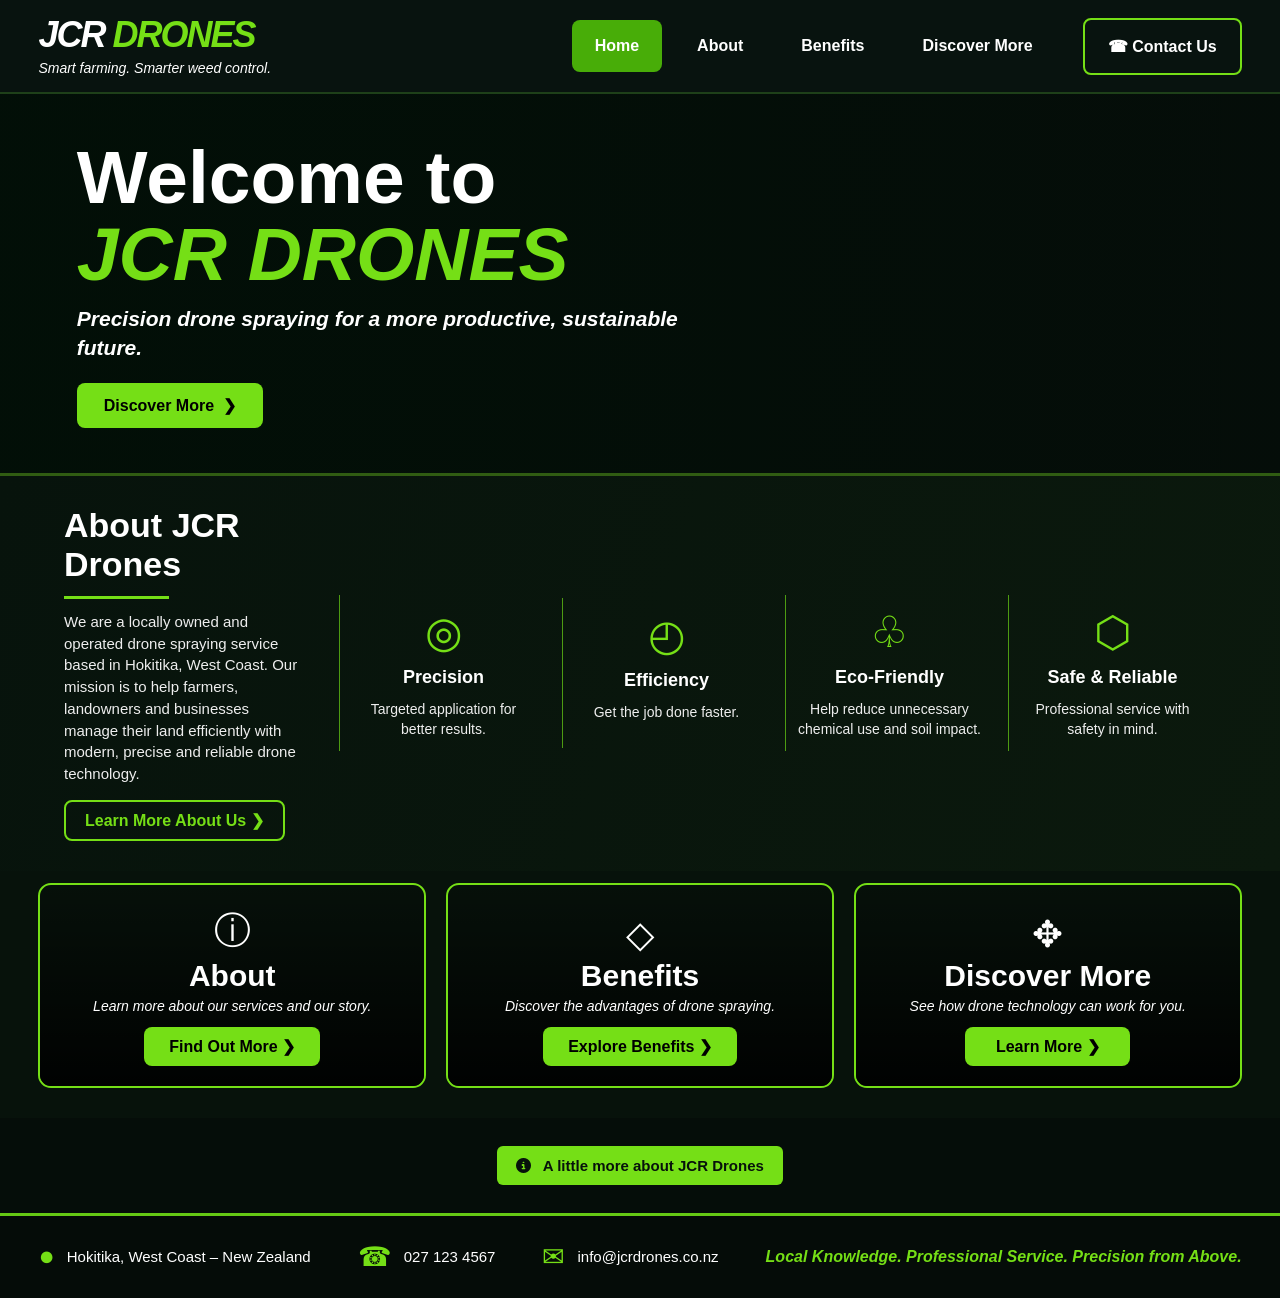
<file: Index.html>
<!DOCTYPE html>
<html lang="en">
<head>
<meta charset="UTF-8">
<meta name="viewport" content="width=device-width, initial-scale=1.0">
<title>JCR Drones | Precision Farming Above</title>

<style>
* {
  margin: 0;
  padding: 0;
  box-sizing: border-box;
}

body {
  background: #050d09;
  color: white;
  font-family: Arial, sans-serif;
}

:root {
  --green: #75df16;
  --dark: #06100b;
}

/* HEADER */

header {
  min-height: 94px;
  padding: 12px 3%;
  display: flex;
  align-items: center;
  justify-content: space-between;
  gap: 20px;
  background: #08130f;
  border-bottom: 2px solid #1e4019;
}

.logo {
  font-size: 36px;
  font-weight: 900;
  font-style: italic;
  letter-spacing: -2px;
  line-height: 1;
}

.logo span {
  color: var(--green);
}

.logo small {
  display: block;
  font-size: 14px;
  font-weight: normal;
  letter-spacing: 0;
  margin-top: 8px;
}

nav {
  display: flex;
  align-items: center;
  gap: 12px;
  flex-wrap: wrap;
}

nav a {
  padding: 17px 23px;
  color: white;
  text-decoration: none;
  font-weight: bold;
  border-radius: 8px;
}

nav a:hover,
nav a.active {
  background: #48ad08;
}

nav .contact-link {
  border: 2px solid var(--green);
  margin-left: 15px;
}

/* BUTTONS */

.button {
  display: inline-block;
  padding: 13px 27px;
  background: var(--green);
  color: black;
  text-decoration: none;
  font-weight: bold;
  border-radius: 8px;
  transition: .2s;
}

.button:hover {
  background: white;
  transform: translateY(-2px);
}

/* HERO */

.hero {
  min-height: 360px;
  display: flex;
  align-items: center;
  padding: 45px 6%;
  background:
    linear-gradient(90deg,
      rgba(2,15,7,.94) 0%,
      rgba(2,15,7,.72) 38%,
      rgba(2,15,7,.05) 100%),
    url("https://images.unsplash.com/photo-1473968512647-3e447244af8f?auto=format&fit=crop&w=1800&q=85")
    center 48% / cover no-repeat;
  border-bottom: 3px solid #305c12;
}

.hero-content {
  max-width: 650px;
}

.hero h1 {
  font-size: clamp(42px, 6vw, 75px);
  line-height: 1.02;
  margin-bottom: 12px;
}

.hero h1 span {
  color: var(--green);
  font-style: italic;
}

.hero p {
  font-size: 21px;
  font-weight: bold;
  font-style: italic;
  line-height: 1.4;
  margin-bottom: 20px;
}

/* ABOUT AND FEATURES */

.about {
  padding: 30px 5%;
  display: grid;
  grid-template-columns: 1.25fr repeat(4, 1fr);
  align-items: center;
  gap: 15px;
  background: linear-gradient(110deg, #07130c, #0b190d);
}

.about-text {
  padding-right: 22px;
}

.about-text h2 {
  font-size: 34px;
  margin-bottom: 12px;
}

.underline {
  width: 105px;
  height: 3px;
  background: var(--green);
  margin-bottom: 12px;
}

.about-text p {
  font-size: 15px;
  line-height: 1.45;
  color: #eee;
}

.about-text .button {
  margin-top: 15px;
  padding: 9px 19px;
  background: transparent;
  color: var(--green);
  border: 2px solid var(--green);
}

.feature {
  min-height: 150px;
  text-align: center;
  padding: 12px;
  border-left: 1px solid #4d9b12;
}

.feature-icon {
  font-size: 43px;
  color: var(--green);
  margin-bottom: 10px;
}

.feature h3 {
  font-size: 18px;
  margin-bottom: 12px;
}

.feature p {
  color: #eee;
  font-size: 14px;
  line-height: 1.4;
}

/* IMAGE CARDS */

.cards {
  padding: 12px 3% 30px;
  display: grid;
  grid-template-columns: repeat(3, 1fr);
  gap: 20px;
  background: #07120b;
}

.card {
  min-height: 205px;
  position: relative;
  display: flex;
  flex-direction: column;
  justify-content: flex-end;
  align-items: center;
  text-align: center;
  padding: 20px;
  overflow: hidden;
  border: 2px solid var(--green);
  border-radius: 13px;
  background-size: cover;
  background-position: center;
  isolation: isolate;
}

.card::before {
  content: "";
  position: absolute;
  inset: 0;
  background: linear-gradient(
    to top,
    rgba(0,0,0,.9),
    rgba(0,0,0,.12)
  );
  z-index: -1;
}

.card-icon {
  font-size: 37px;
  margin-bottom: 3px;
}

.card h2 {
  font-size: 30px;
  margin-bottom: 5px;
}

.card p {
  font-style: italic;
  font-size: 14px;
  margin-bottom: 13px;
}

.card .button {
  padding: 10px 25px;
  min-width: 165px;
}

.about-card {
  background-image: url("https://images.unsplash.com/photo-1500382017468-9049fed747ef?auto=format&fit=crop&w=900&q=85");
}

.benefits-card {
  background-image: url("https://images.unsplash.com/photo-1464226184884-fa280b87c399?auto=format&fit=crop&w=900&q=85");
}

.discover-card {
  background-image: url("https://images.unsplash.com/photo-1500937386664-56d1dfef3854?auto=format&fit=crop&w=900&q=85");
}

/* FOOTER */

footer {
  min-height: 85px;
  padding: 20px 3%;
  display: flex;
  justify-content: space-between;
  align-items: center;
  flex-wrap: wrap;
  gap: 18px;
  border-top: 3px solid #65c914;
  background: #050c08;
}

.footer-item {
  display: flex;
  align-items: center;
  gap: 12px;
  font-size: 15px;
}

.footer-icon {
  color: var(--green);
  font-size: 27px;
}

.tagline {
  color: var(--green);
  font-weight: bold;
  font-style: italic;
}

/* MOBILE */

@media(max-width: 950px) {
  header {
    flex-direction: column;
    padding: 20px;
  }

  nav {
    justify-content: center;
  }

  .about {
    grid-template-columns: repeat(2, 1fr);
  }

  .about-text {
    grid-column: 1 / -1;
  }

  .feature {
    border-left: none;
    border-top: 1px solid #4d9b12;
  }

  .cards {
    grid-template-columns: 1fr;
  }
}

@media(max-width: 600px) {
  nav {
    gap: 3px;
  }

  nav a {
    padding: 10px;
    font-size: 13px;
  }

  nav .contact-link {
    margin-left: 0;
  }

  .hero {
    min-height: 400px;
    padding: 35px 6%;
    background-position: center;
  }

  .hero p {
    font-size: 17px;
  }

  .about {
    padding: 30px 5%;
  }

  .about-text h2 {
    font-size: 28px;
  }

  .feature h3 {
    font-size: 15px;
  }

  footer {
    justify-content: center;
    text-align: center;
  }

  .tagline {
    width: 100%;
  }
}

/* EXTRA INTERACTIVE INFORMATION */
.extra-info{max-width:900px;margin:28px auto;padding:0 20px;text-align:center}
.extra-info button{padding:11px 19px;background:var(--green);color:#07120b;border:0;border-radius:6px;font-weight:bold;font-size:15px;cursor:pointer;transition:.2s}
.extra-info button:hover{background:white;transform:translateY(-2px)}
.extra-info button i{margin-right:8px}
.extra-info p{display:none;margin:15px auto 0;padding:17px 20px;max-width:760px;background:#102017;border-left:3px solid var(--green);border-radius:6px;color:#d7e0d8;line-height:1.7}
.extra-info p.show{display:block}

</style>
 <link rel="stylesheet" href="https://cdnjs.cloudflare.com/ajax/libs/font-awesome/6.7.2/css/all.min.css">
</head>

<body>

<!-- HEADER -->

<header>
  <div class="logo">
    JCR <span>DRONES</span>
    <small>Smart farming. Smarter weed control.</small>
  </div>

  <nav>
    <a href="Index.html" class="active">Home</a>
    <a href="About.html">About</a>
    <a href="Benefits.html">Benefits</a>
    <a href="discover.html">Discover More</a>
    <a href="About.html#contact" class="contact-link">☎ Contact Us</a>
  </nav>
</header>

<!-- HERO -->

<section class="hero">
  <div class="hero-content">
    <h1>
      Welcome to<br>
      <span>JCR DRONES</span>
    </h1>

    <p>
      Precision drone spraying for a more
      productive, sustainable future.
    </p>

    <a href="discover.html" class="button">
      Discover More&nbsp; ❯
    </a>
  </div>
</section>

<!-- ABOUT -->

<section class="about">

  <div class="about-text">
    <h2>About JCR Drones</h2>
    <div class="underline"></div>

    <p>
      We are a locally owned and operated
      drone spraying service based in Hokitika,
      West Coast. Our mission is to help farmers,
      landowners and businesses manage their
      land efficiently with modern, precise
      and reliable drone technology.
    </p>

    <a href="About.html" class="button">
      Learn More About Us ❯
    </a>
  </div>

  <div class="feature">
    <div class="feature-icon">◎</div>
    <h3>Precision</h3>
    <p>Targeted application for better results.</p>
  </div>

  <div class="feature">
    <div class="feature-icon">◴</div>
    <h3>Efficiency</h3>
    <p>Get the job done faster.</p>
  </div>

  <div class="feature">
    <div class="feature-icon">♧</div>
    <h3>Eco-Friendly</h3>
    <p>Help reduce unnecessary chemical use and soil impact.</p>
  </div>

  <div class="feature">
    <div class="feature-icon">⬡</div>
    <h3>Safe & Reliable</h3>
    <p>Professional service with safety in mind.</p>
  </div>

</section>

<!-- THREE MAIN CARDS -->

<section class="cards">

  <div class="card about-card">
    <div class="card-icon">ⓘ</div>
    <h2>About</h2>
    <p>Learn more about our services and our story.</p>
    <a href="About.html" class="button">
      Find Out More ❯
    </a>
  </div>

  <div class="card benefits-card">
    <div class="card-icon">◇</div>
    <h2>Benefits</h2>
    <p>Discover the advantages of drone spraying.</p>
    <a href="Benefits.html" class="button">
      Explore Benefits ❯
    </a>
  </div>

  <div class="card discover-card">
    <div class="card-icon">✥</div>
    <h2>Discover More</h2>
    <p>See how drone technology can work for you.</p>
    <a href="discover.html" class="button">
      Learn More ❯
    </a>
  </div>

</section>

<!-- FOOTER -->


<section class="extra-info" aria-label="More information">
  <button type="button" id="moreInfoButton" aria-expanded="false" aria-controls="moreInfoText"><i class="fa-solid fa-circle-info" aria-hidden="true"></i> A little more about JCR Drones</button>
  <p id="moreInfoText">JCR Drones is based in Hokitika and provides a local option for suitable agricultural and land-management spraying jobs. Contact us to discuss your property and requirements.</p>
</section>

<footer>

  <div class="footer-item">
    <span class="footer-icon">●</span>
    Hokitika, West Coast – New Zealand
  </div>

  <div class="footer-item">
    <span class="footer-icon">☎</span>
    027 123 4567
  </div>

  <div class="footer-item">
    <span class="footer-icon">✉</span>
    info@jcrdrones.co.nz
  </div>

  <div class="tagline">
    Local Knowledge. Professional Service.
    Precision from Above.
  </div>

</footer>


<script src="https://cdnjs.cloudflare.com/ajax/libs/jquery/3.7.1/jquery.min.js"></script>
<script src="js/script.js"></script>
</body>
</html>
</file>
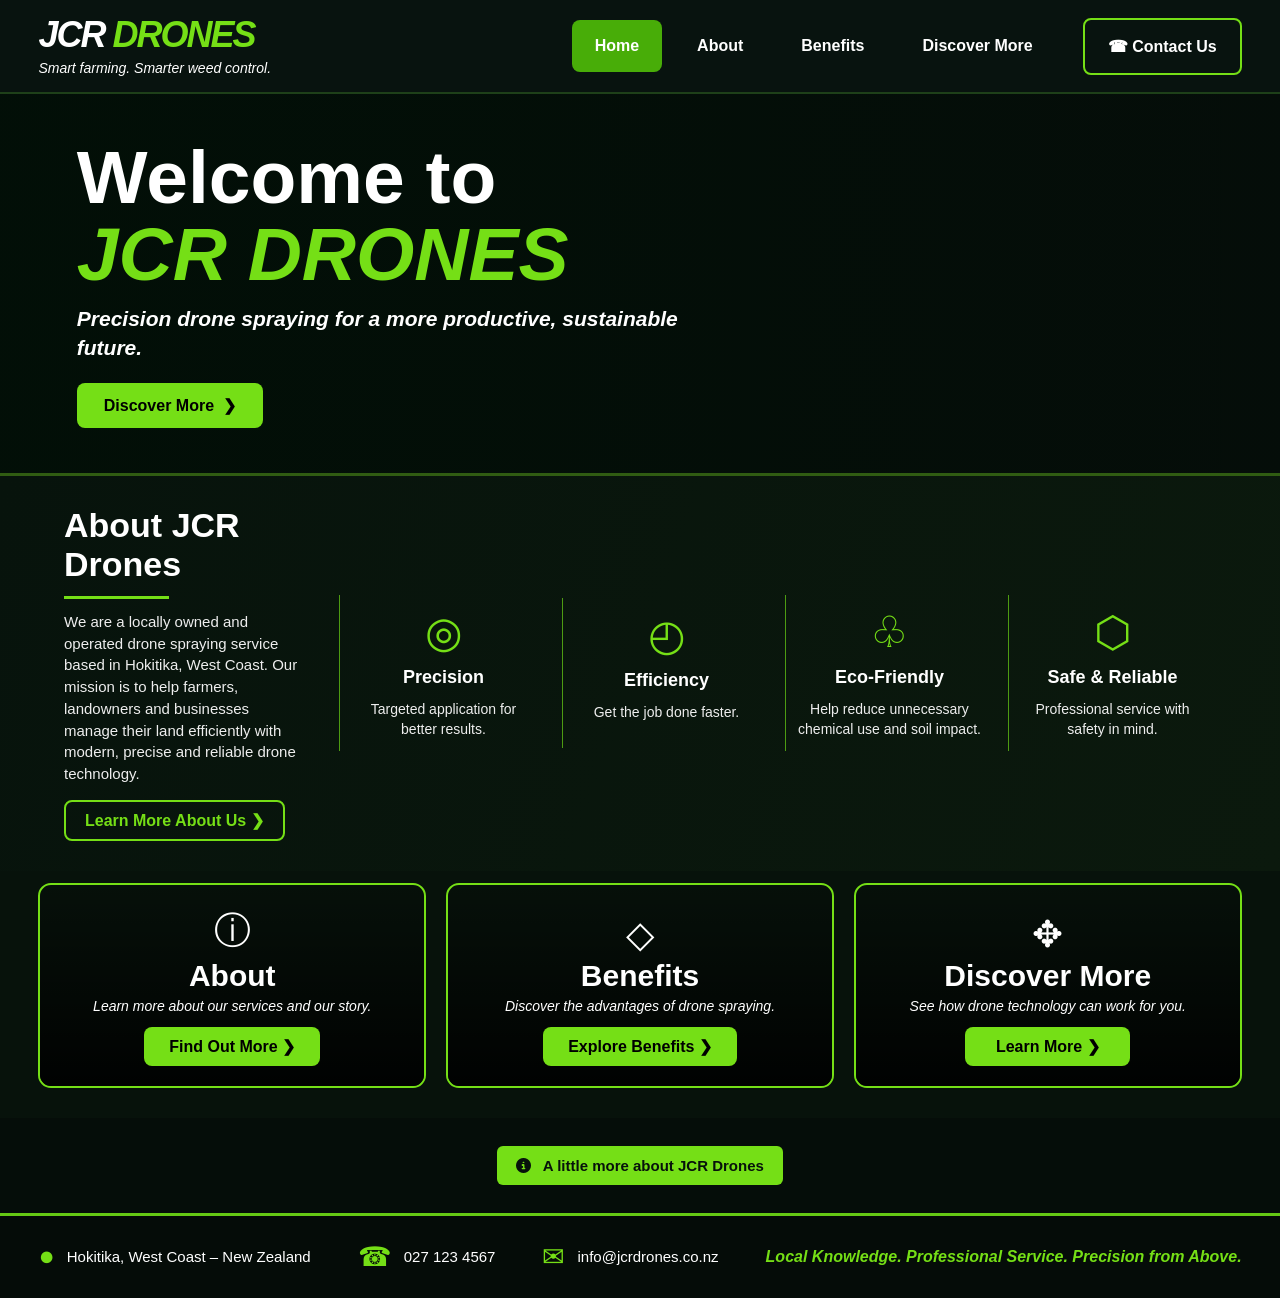
<file: Prototype/Index.html>
<!DOCTYPE html>
<html lang="en">
<head>
<meta charset="UTF-8">
<meta name="viewport" content="width=device-width, initial-scale=1.0">
<title>JCR Drones | Precision Farming Above</title>

<style>
* {
  margin: 0;
  padding: 0;
  box-sizing: border-box;
}

body {
  background: #050d09;
  color: white;
  font-family: Arial, sans-serif;
}

:root {
  --green: #75df16;
  --dark: #06100b;
}

/* HEADER */

header {
  min-height: 94px;
  padding: 12px 3%;
  display: flex;
  align-items: center;
  justify-content: space-between;
  gap: 20px;
  background: #08130f;
  border-bottom: 2px solid #1e4019;
}

.logo {
  font-size: 36px;
  font-weight: 900;
  font-style: italic;
  letter-spacing: -2px;
  line-height: 1;
}

.logo span {
  color: var(--green);
}

.logo small {
  display: block;
  font-size: 14px;
  font-weight: normal;
  letter-spacing: 0;
  margin-top: 8px;
}

nav {
  display: flex;
  align-items: center;
  gap: 12px;
  flex-wrap: wrap;
}

nav a {
  padding: 17px 23px;
  color: white;
  text-decoration: none;
  font-weight: bold;
  border-radius: 8px;
}

nav a:hover,
nav a.active {
  background: #48ad08;
}

nav .contact-link {
  border: 2px solid var(--green);
  margin-left: 15px;
}

/* BUTTONS */

.button {
  display: inline-block;
  padding: 13px 27px;
  background: var(--green);
  color: black;
  text-decoration: none;
  font-weight: bold;
  border-radius: 8px;
  transition: .2s;
}

.button:hover {
  background: white;
  transform: translateY(-2px);
}

/* HERO */

.hero {
  min-height: 360px;
  display: flex;
  align-items: center;
  padding: 45px 6%;
  background:
    linear-gradient(90deg,
      rgba(2,15,7,.94) 0%,
      rgba(2,15,7,.72) 38%,
      rgba(2,15,7,.05) 100%),
    url("https://images.unsplash.com/photo-1473968512647-3e447244af8f?auto=format&fit=crop&w=1800&q=85")
    center 48% / cover no-repeat;
  border-bottom: 3px solid #305c12;
}

.hero-content {
  max-width: 650px;
}

.hero h1 {
  font-size: clamp(42px, 6vw, 75px);
  line-height: 1.02;
  margin-bottom: 12px;
}

.hero h1 span {
  color: var(--green);
  font-style: italic;
}

.hero p {
  font-size: 21px;
  font-weight: bold;
  font-style: italic;
  line-height: 1.4;
  margin-bottom: 20px;
}

/* ABOUT AND FEATURES */

.about {
  padding: 30px 5%;
  display: grid;
  grid-template-columns: 1.25fr repeat(4, 1fr);
  align-items: center;
  gap: 15px;
  background: linear-gradient(110deg, #07130c, #0b190d);
}

.about-text {
  padding-right: 22px;
}

.about-text h2 {
  font-size: 34px;
  margin-bottom: 12px;
}

.underline {
  width: 105px;
  height: 3px;
  background: var(--green);
  margin-bottom: 12px;
}

.about-text p {
  font-size: 15px;
  line-height: 1.45;
  color: #eee;
}

.about-text .button {
  margin-top: 15px;
  padding: 9px 19px;
  background: transparent;
  color: var(--green);
  border: 2px solid var(--green);
}

.feature {
  min-height: 150px;
  text-align: center;
  padding: 12px;
  border-left: 1px solid #4d9b12;
}

.feature-icon {
  font-size: 43px;
  color: var(--green);
  margin-bottom: 10px;
}

.feature h3 {
  font-size: 18px;
  margin-bottom: 12px;
}

.feature p {
  color: #eee;
  font-size: 14px;
  line-height: 1.4;
}

/* IMAGE CARDS */

.cards {
  padding: 12px 3% 30px;
  display: grid;
  grid-template-columns: repeat(3, 1fr);
  gap: 20px;
  background: #07120b;
}

.card {
  min-height: 205px;
  position: relative;
  display: flex;
  flex-direction: column;
  justify-content: flex-end;
  align-items: center;
  text-align: center;
  padding: 20px;
  overflow: hidden;
  border: 2px solid var(--green);
  border-radius: 13px;
  background-size: cover;
  background-position: center;
  isolation: isolate;
}

.card::before {
  content: "";
  position: absolute;
  inset: 0;
  background: linear-gradient(
    to top,
    rgba(0,0,0,.9),
    rgba(0,0,0,.12)
  );
  z-index: -1;
}

.card-icon {
  font-size: 37px;
  margin-bottom: 3px;
}

.card h2 {
  font-size: 30px;
  margin-bottom: 5px;
}

.card p {
  font-style: italic;
  font-size: 14px;
  margin-bottom: 13px;
}

.card .button {
  padding: 10px 25px;
  min-width: 165px;
}

.about-card {
  background-image: url("https://images.unsplash.com/photo-1500382017468-9049fed747ef?auto=format&fit=crop&w=900&q=85");
}

.benefits-card {
  background-image: url("https://images.unsplash.com/photo-1464226184884-fa280b87c399?auto=format&fit=crop&w=900&q=85");
}

.discover-card {
  background-image: url("https://images.unsplash.com/photo-1500937386664-56d1dfef3854?auto=format&fit=crop&w=900&q=85");
}

/* FOOTER */

footer {
  min-height: 85px;
  padding: 20px 3%;
  display: flex;
  justify-content: space-between;
  align-items: center;
  flex-wrap: wrap;
  gap: 18px;
  border-top: 3px solid #65c914;
  background: #050c08;
}

.footer-item {
  display: flex;
  align-items: center;
  gap: 12px;
  font-size: 15px;
}

.footer-icon {
  color: var(--green);
  font-size: 27px;
}

.tagline {
  color: var(--green);
  font-weight: bold;
  font-style: italic;
}

/* MOBILE */

@media(max-width: 950px) {
  header {
    flex-direction: column;
    padding: 20px;
  }

  nav {
    justify-content: center;
  }

  .about {
    grid-template-columns: repeat(2, 1fr);
  }

  .about-text {
    grid-column: 1 / -1;
  }

  .feature {
    border-left: none;
    border-top: 1px solid #4d9b12;
  }

  .cards {
    grid-template-columns: 1fr;
  }
}

@media(max-width: 600px) {
  nav {
    gap: 3px;
  }

  nav a {
    padding: 10px;
    font-size: 13px;
  }

  nav .contact-link {
    margin-left: 0;
  }

  .hero {
    min-height: 400px;
    padding: 35px 6%;
    background-position: center;
  }

  .hero p {
    font-size: 17px;
  }

  .about {
    padding: 30px 5%;
  }

  .about-text h2 {
    font-size: 28px;
  }

  .feature h3 {
    font-size: 15px;
  }

  footer {
    justify-content: center;
    text-align: center;
  }

  .tagline {
    width: 100%;
  }
}

/* EXTRA INTERACTIVE INFORMATION */
.extra-info{max-width:900px;margin:28px auto;padding:0 20px;text-align:center}
.extra-info button{padding:11px 19px;background:var(--green);color:#07120b;border:0;border-radius:6px;font-weight:bold;font-size:15px;cursor:pointer;transition:.2s}
.extra-info button:hover{background:white;transform:translateY(-2px)}
.extra-info button i{margin-right:8px}
.extra-info p{display:none;margin:15px auto 0;padding:17px 20px;max-width:760px;background:#102017;border-left:3px solid var(--green);border-radius:6px;color:#d7e0d8;line-height:1.7}
.extra-info p.show{display:block}

</style>
 <link rel="stylesheet" href="https://cdnjs.cloudflare.com/ajax/libs/font-awesome/6.7.2/css/all.min.css">
</head>

<body>

<!-- HEADER -->

<header>
  <div class="logo">
    JCR <span>DRONES</span>
    <small>Smart farming. Smarter weed control.</small>
  </div>

  <nav>
    <a href="Index.html" class="active">Home</a>
    <a href="About.html">About</a>
    <a href="Benefits.html">Benefits</a>
    <a href="discover.html">Discover More</a>
    <a href="About.html#contact" class="contact-link">☎ Contact Us</a>
  </nav>
</header>

<!-- HERO -->

<section class="hero">
  <div class="hero-content">
    <h1>
      Welcome to<br>
      <span>JCR DRONES</span>
    </h1>

    <p>
      Precision drone spraying for a more
      productive, sustainable future.
    </p>

    <a href="discover.html" class="button">
      Discover More&nbsp; ❯
    </a>
  </div>
</section>

<!-- ABOUT -->

<section class="about">

  <div class="about-text">
    <h2>About JCR Drones</h2>
    <div class="underline"></div>

    <p>
      We are a locally owned and operated
      drone spraying service based in Hokitika,
      West Coast. Our mission is to help farmers,
      landowners and businesses manage their
      land efficiently with modern, precise
      and reliable drone technology.
    </p>

    <a href="About.html" class="button">
      Learn More About Us ❯
    </a>
  </div>

  <div class="feature">
    <div class="feature-icon">◎</div>
    <h3>Precision</h3>
    <p>Targeted application for better results.</p>
  </div>

  <div class="feature">
    <div class="feature-icon">◴</div>
    <h3>Efficiency</h3>
    <p>Get the job done faster.</p>
  </div>

  <div class="feature">
    <div class="feature-icon">♧</div>
    <h3>Eco-Friendly</h3>
    <p>Help reduce unnecessary chemical use and soil impact.</p>
  </div>

  <div class="feature">
    <div class="feature-icon">⬡</div>
    <h3>Safe & Reliable</h3>
    <p>Professional service with safety in mind.</p>
  </div>

</section>

<!-- THREE MAIN CARDS -->

<section class="cards">

  <div class="card about-card">
    <div class="card-icon">ⓘ</div>
    <h2>About</h2>
    <p>Learn more about our services and our story.</p>
    <a href="About.html" class="button">
      Find Out More ❯
    </a>
  </div>

  <div class="card benefits-card">
    <div class="card-icon">◇</div>
    <h2>Benefits</h2>
    <p>Discover the advantages of drone spraying.</p>
    <a href="Benefits.html" class="button">
      Explore Benefits ❯
    </a>
  </div>

  <div class="card discover-card">
    <div class="card-icon">✥</div>
    <h2>Discover More</h2>
    <p>See how drone technology can work for you.</p>
    <a href="discover.html" class="button">
      Learn More ❯
    </a>
  </div>

</section>

<!-- FOOTER -->


<section class="extra-info" aria-label="More information">
  <button type="button" id="moreInfoButton" aria-expanded="false" aria-controls="moreInfoText"><i class="fa-solid fa-circle-info" aria-hidden="true"></i> A little more about JCR Drones</button>
  <p id="moreInfoText">JCR Drones is based in Hokitika and provides a local option for suitable agricultural and land-management spraying jobs. Contact us to discuss your property and requirements.</p>
</section>

<footer>

  <div class="footer-item">
    <span class="footer-icon">●</span>
    Hokitika, West Coast – New Zealand
  </div>

  <div class="footer-item">
    <span class="footer-icon">☎</span>
    027 123 4567
  </div>

  <div class="footer-item">
    <span class="footer-icon">✉</span>
    info@jcrdrones.co.nz
  </div>

  <div class="tagline">
    Local Knowledge. Professional Service.
    Precision from Above.
  </div>

</footer>


<script src="https://cdnjs.cloudflare.com/ajax/libs/jquery/3.7.1/jquery.min.js"></script>
<script>
// CUSTOM JAVASCRIPT: use jQuery to update the information panel in several steps.
document.addEventListener("DOMContentLoaded", function () {
  if (window.jQuery) {
    $("#moreInfoButton").on("click", function () {
      const information = $("#moreInfoText");
      const isOpen = information.toggleClass("show").hasClass("show");
      $(this).attr("aria-expanded", isOpen);
      $(this).html(isOpen
        ? '<i class="fa-solid fa-circle-minus" aria-hidden="true"></i> Hide information'
        : '<i class="fa-solid fa-circle-info" aria-hidden="true"></i> A little more about JCR Drones');
    });
  } else {
    // Fallback keeps the button working if the third-party library cannot load.
    const button = document.getElementById("moreInfoButton");
    const information = document.getElementById("moreInfoText");
    button.addEventListener("click", function () {
      const isOpen = information.classList.toggle("show");
      button.setAttribute("aria-expanded", String(isOpen));
      button.textContent = isOpen ? "Hide information" : "A little more about JCR Drones";
    });
  }
});
</script>
</body>
</html>
</file>
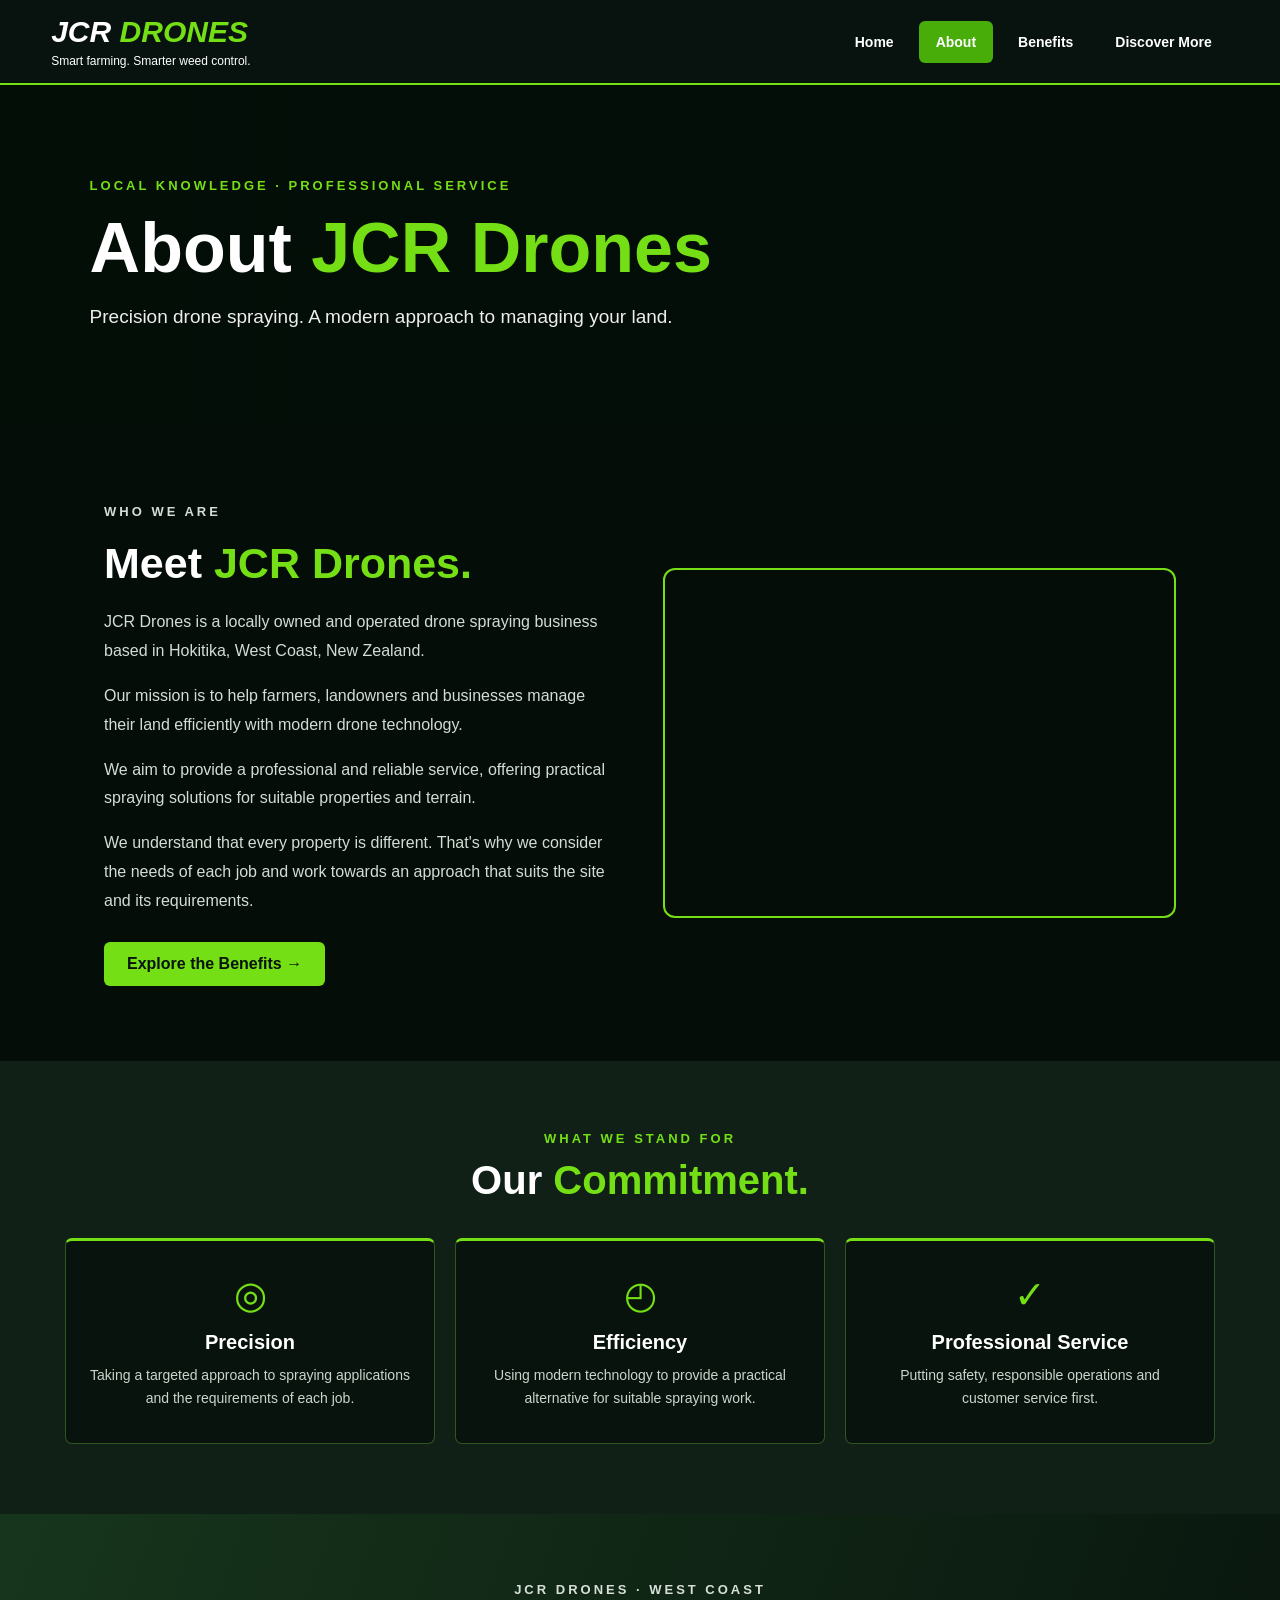
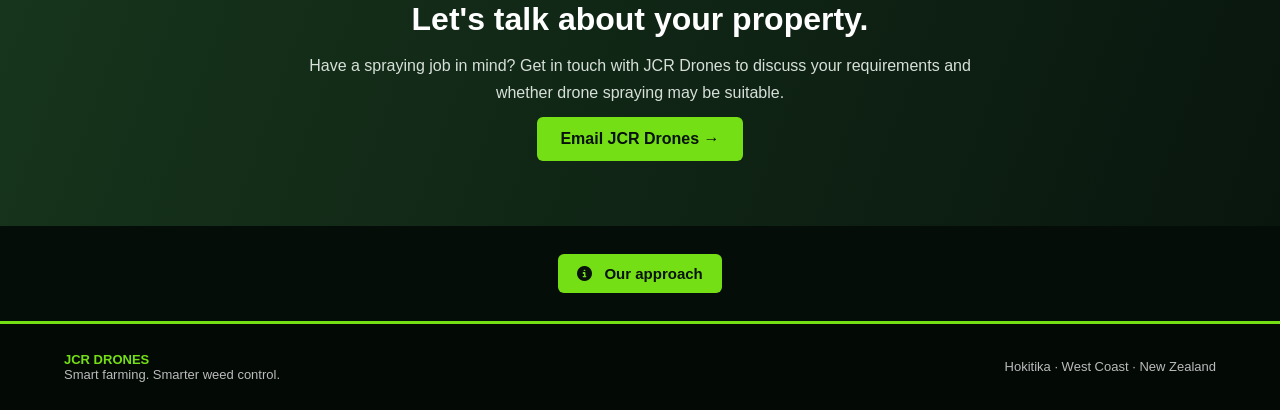
<file: About.html>
<!DOCTYPE html>
<html lang="en">
<head>
<meta charset="UTF-8">
<meta name="viewport" content="width=device-width, initial-scale=1.0">
<title>About Us | JCR Drones</title>
<style>
*{box-sizing:border-box;margin:0;padding:0}
:root{--green:#75df16;--dark:#050d09;--panel:#102017}
body{background:var(--dark);color:white;font-family:Arial,sans-serif}
header{padding:15px 4%;background:#08130f;border-bottom:2px solid var(--green);display:flex;justify-content:space-between;align-items:center;gap:20px;flex-wrap:wrap}
.logo{font-size:30px;font-weight:900;font-style:italic}
.logo span{color:var(--green)}
.logo small{display:block;font-size:12px;font-weight:normal;font-style:normal;margin-top:5px}
nav{display:flex;align-items:center;gap:8px;flex-wrap:wrap}
nav a{padding:13px 17px;color:white;text-decoration:none;font-weight:bold;border-radius:6px;font-size:14px}
nav a:hover,nav a.active{background:#48ad08}
.hero{min-height:340px;padding:75px 7%;display:flex;align-items:center;background:linear-gradient(90deg,rgba(3,14,7,.94),rgba(3,14,7,.35)),url('https://images.unsplash.com/photo-1500382017468-9049fed747ef?auto=format&fit=crop&w=1800&q=85') center/cover}
.hero-content{max-width:720px}
.kicker{color:var(--green);font-size:13px;font-weight:bold;letter-spacing:3px}
h1{font-size:clamp(42px,6vw,70px);margin:15px 0}
h1 span,h2 span{color:var(--green)}
.hero p:last-child{font-size:19px;color:#eee;line-height:1.5}
.section{max-width:1200px;margin:auto;padding:75px 5%}
.intro{display:grid;grid-template-columns:1fr 1fr;gap:45px;align-items:center}
.intro h2{font-size:clamp(30px,4vw,43px);margin:12px 0 20px}
.intro p{color:#d4ddd5;line-height:1.8;margin-bottom:16px}
.photo{min-height:350px;border:2px solid var(--green);border-radius:12px;background:url('https://images.unsplash.com/photo-1473968512647-3e447244af8f?auto=format&fit=crop&w=1100&q=85') center/cover}
.button{display:inline-block;padding:13px 23px;background:var(--green);color:#07120b;text-decoration:none;font-weight:bold;border-radius:6px;margin-top:10px}
.button:hover{background:white}
.values{background:#102017;padding:70px 5%;text-align:center}
.values h2{font-size:clamp(28px,4vw,40px);margin:12px 0 35px}
.grid{max-width:1150px;margin:auto;display:grid;grid-template-columns:repeat(3,1fr);gap:20px}
.card{padding:32px 24px;background:#07130c;border:1px solid #315522;border-top:3px solid var(--green);border-radius:7px}
.icon{font-size:38px;color:var(--green)}
.card h3{font-size:20px;margin:14px 0 10px}
.card p{font-size:14px;line-height:1.7;color:#cbd5cc}
.promise{padding:65px 20px;text-align:center;background:linear-gradient(110deg,#17351c,#09160e)}
.promise h2{font-size:32px;margin-bottom:14px}
.promise p{color:#d7e0d8;line-height:1.7;max-width:700px;margin:auto}
footer{padding:28px 5%;background:#030905;border-top:3px solid var(--green);display:flex;justify-content:space-between;align-items:center;gap:15px;flex-wrap:wrap;color:#bbb;font-size:13px}
footer strong{color:var(--green)}
@media(max-width:750px){
header{justify-content:center}
nav{justify-content:center}
nav a{padding:10px}
.intro{grid-template-columns:1fr}
.grid{grid-template-columns:1fr}
.photo{min-height:250px}
footer{justify-content:center;text-align:center}
}

/* EXTRA INTERACTIVE INFORMATION */
.extra-info{max-width:900px;margin:28px auto;padding:0 20px;text-align:center}
.extra-info button{padding:11px 19px;background:var(--green);color:#07120b;border:0;border-radius:6px;font-weight:bold;font-size:15px;cursor:pointer;transition:.2s}
.extra-info button:hover{background:white;transform:translateY(-2px)}
.extra-info button i{margin-right:8px}
.extra-info p{display:none;margin:15px auto 0;padding:17px 20px;max-width:760px;background:#102017;border-left:3px solid var(--green);border-radius:6px;color:#d7e0d8;line-height:1.7}
.extra-info p.show{display:block}

</style>
 <link rel="stylesheet" href="https://cdnjs.cloudflare.com/ajax/libs/font-awesome/6.7.2/css/all.min.css">
</head>
<body>

<header>
<div class="logo">JCR <span>DRONES</span>
<small>Smart farming. Smarter weed control.</small></div>
<nav>
<a href="Index.html">Home</a>
<a href="About.html" class="active">About</a>
<a href="Benefits.html">Benefits</a>
<a href="discover.html">Discover More</a>
</nav>
</header>

<section class="hero">
<div class="hero-content">
<p class="kicker">LOCAL KNOWLEDGE · PROFESSIONAL SERVICE</p>
<h1>About <span>JCR Drones</span></h1>
<p>Precision drone spraying. A modern approach to managing your land.</p>
</div>
</section>

<section class="section intro">
<div>
<p class="kicker">WHO WE ARE</p>
<h2>Meet <span>JCR Drones.</span></h2>
<p>JCR Drones is a locally owned and operated drone spraying business based in Hokitika, West Coast, New Zealand.</p>
<p>Our mission is to help farmers, landowners and businesses manage their land efficiently with modern drone technology.</p>
<p>We aim to provide a professional and reliable service, offering practical spraying solutions for suitable properties and terrain.</p>
<p>We understand that every property is different. That's why we consider the needs of each job and work towards an approach that suits the site and its requirements.</p>
<a href="Benefits.html" class="button">Explore the Benefits →</a>
</div>
<div class="photo" role="img" aria-label="Agricultural drone and farmland"></div>
</section>

<section class="values">
<p class="kicker">WHAT WE STAND FOR</p>
<h2>Our <span>Commitment.</span></h2>
<div class="grid">
<div class="card">
<div class="icon">◎</div>
<h3>Precision</h3>
<p>Taking a targeted approach to spraying applications and the requirements of each job.</p>
</div>
<div class="card">
<div class="icon">◴</div>
<h3>Efficiency</h3>
<p>Using modern technology to provide a practical alternative for suitable spraying work.</p>
</div>
<div class="card">
<div class="icon">✓</div>
<h3>Professional Service</h3>
<p>Putting safety, responsible operations and customer service first.</p>
</div>
</div>
</section>

<section class="promise" id="contact">
<p class="kicker">JCR DRONES · WEST COAST</p>
<h2>Let's talk about your property.</h2>
<p>Have a spraying job in mind? Get in touch with JCR Drones to discuss your requirements and whether drone spraying may be suitable.</p>
<a href="mailto:info@jcrdrones.co.nz" class="button">Email JCR Drones →</a>
</section>


<section class="extra-info" aria-label="More information">
  <button type="button" id="moreInfoButton" aria-expanded="false" aria-controls="moreInfoText"><i class="fa-solid fa-circle-info" aria-hidden="true"></i> Our approach</button>
  <p id="moreInfoText">We consider the needs of each property and job, including the terrain, conditions and relevant operating requirements, before deciding whether drone spraying is suitable.</p>
</section>

<footer>
<div><strong>JCR DRONES</strong><br>Smart farming. Smarter weed control.</div>
<div>Hokitika · West Coast · New Zealand</div>
</footer>


<script src="https://cdnjs.cloudflare.com/ajax/libs/jquery/3.7.1/jquery.min.js"></script>
<script src="js/script.js"></script>
</body>
</html>
</file>
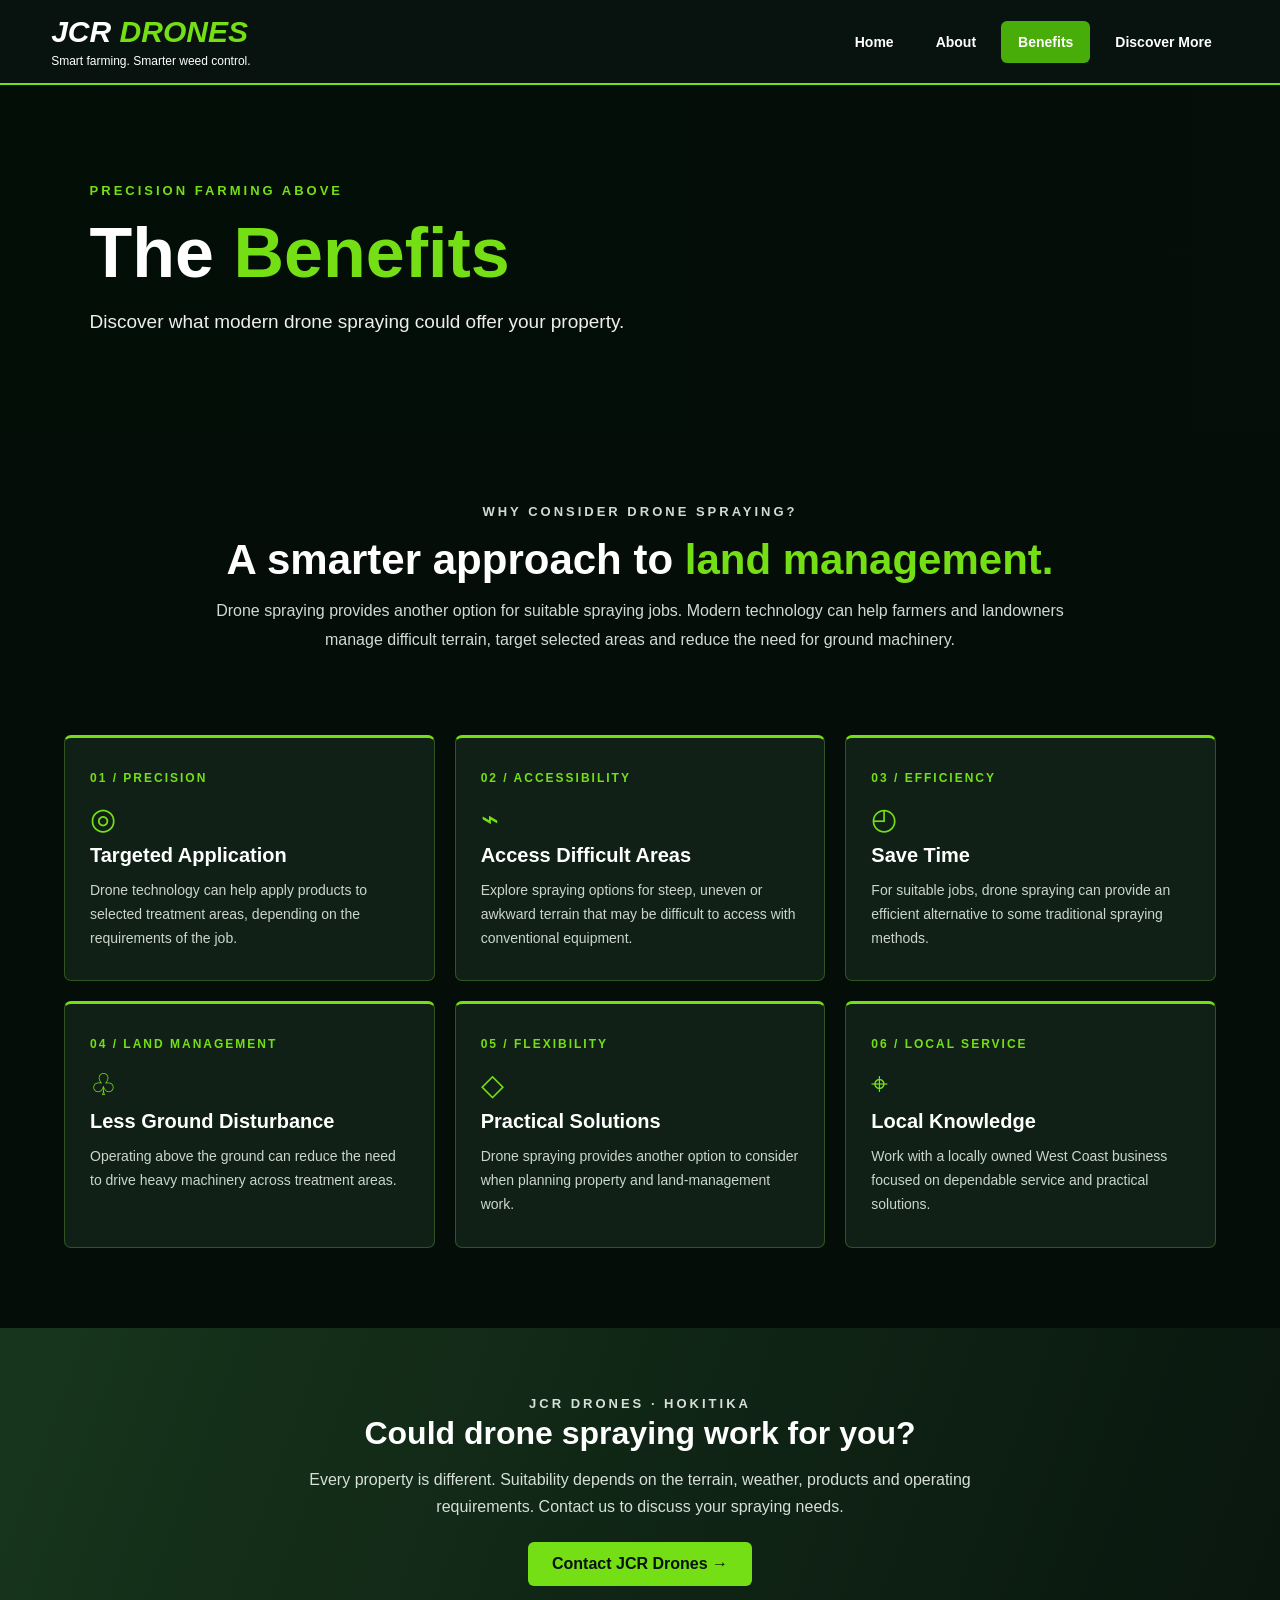
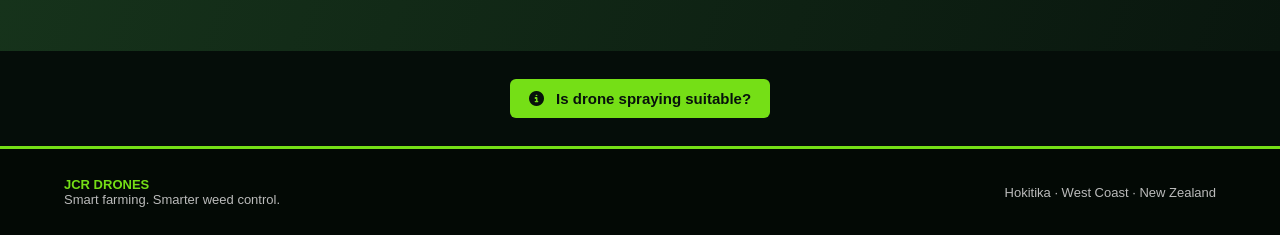
<file: Benefits.html>
<!DOCTYPE html>
<html lang="en">
<head>
<meta charset="UTF-8">
<meta name="viewport" content="width=device-width, initial-scale=1.0">
<title>Benefits | JCR Drones</title>
<style>
*{box-sizing:border-box;margin:0;padding:0}
:root{--green:#75df16;--dark:#050d09;--panel:#102017}
body{background:var(--dark);color:white;font-family:Arial,sans-serif}
header{padding:15px 4%;background:#08130f;border-bottom:2px solid var(--green);display:flex;justify-content:space-between;align-items:center;gap:20px;flex-wrap:wrap}
.logo{font-size:30px;font-weight:900;font-style:italic}
.logo span{color:var(--green)}
.logo small{display:block;font-size:12px;font-weight:normal;font-style:normal;margin-top:5px}
nav{display:flex;align-items:center;gap:8px;flex-wrap:wrap}
nav a{padding:13px 17px;color:white;text-decoration:none;font-weight:bold;border-radius:6px;font-size:14px}
nav a:hover,nav a.active{background:#48ad08}
.hero{min-height:350px;padding:75px 7%;display:flex;align-items:center;background:linear-gradient(90deg,rgba(3,14,7,.94),rgba(3,14,7,.3)),url('https://images.unsplash.com/photo-1500382017468-9049fed747ef?auto=format&fit=crop&w=1800&q=85') center/cover}
.hero-content{max-width:700px}
.kicker{color:var(--green);font-size:13px;font-weight:bold;letter-spacing:3px}
h1{font-size:clamp(42px,6vw,70px);margin:15px 0}
h1 span,h2 span{color:var(--green)}
.hero p:last-child{font-size:19px;color:#eee;line-height:1.5}
.intro{padding:65px 20px;text-align:center;max-width:900px;margin:auto}
.intro h2{font-size:clamp(29px,4vw,42px);margin:13px 0}
.intro p{color:#d1dbd3;line-height:1.8}
.benefits{padding:15px 5% 80px}
.grid{max-width:1200px;margin:auto;display:grid;grid-template-columns:repeat(3,1fr);gap:20px}
.card{min-height:225px;padding:30px 25px;background:#102017;border:1px solid #315522;border-top:3px solid var(--green);border-radius:7px;transition:.2s}
.card:hover{transform:translateY(-4px);background:#152a1b}
.number{font-size:12px;color:var(--green);font-weight:bold;letter-spacing:2px}
.icon{font-size:30px;color:var(--green);margin:15px 0 8px}
.card h3{font-size:20px;margin-bottom:12px}
.card p{font-size:14px;line-height:1.7;color:#cbd5cc}
.banner{padding:65px 20px;text-align:center;background:linear-gradient(110deg,#17351c,#09160e)}
.banner h2{font-size:32px;margin-bottom:14px}
.banner p{max-width:750px;margin:auto;color:#d7e0d8;line-height:1.7}
.button{display:inline-block;padding:13px 24px;background:var(--green);color:#07120b;text-decoration:none;font-weight:bold;border-radius:6px;margin-top:22px}
.button:hover{background:white}
footer{padding:28px 5%;background:#030905;border-top:3px solid var(--green);display:flex;justify-content:space-between;align-items:center;gap:15px;flex-wrap:wrap;color:#bbb;font-size:13px}
footer strong{color:var(--green)}
@media(max-width:750px){
header{justify-content:center}
nav{justify-content:center}
nav a{padding:10px}
.grid{grid-template-columns:1fr}
footer{justify-content:center;text-align:center}
}

/* EXTRA INTERACTIVE INFORMATION */
.extra-info{max-width:900px;margin:28px auto;padding:0 20px;text-align:center}
.extra-info button{padding:11px 19px;background:var(--green);color:#07120b;border:0;border-radius:6px;font-weight:bold;font-size:15px;cursor:pointer;transition:.2s}
.extra-info button:hover{background:white;transform:translateY(-2px)}
.extra-info button i{margin-right:8px}
.extra-info p{display:none;margin:15px auto 0;padding:17px 20px;max-width:760px;background:#102017;border-left:3px solid var(--green);border-radius:6px;color:#d7e0d8;line-height:1.7}
.extra-info p.show{display:block}

</style>
 <link rel="stylesheet" href="https://cdnjs.cloudflare.com/ajax/libs/font-awesome/6.7.2/css/all.min.css">
</head>
<body>

<header>
<div class="logo">JCR <span>DRONES</span>
<small>Smart farming. Smarter weed control.</small></div>
<nav>
<a href="Index.html">Home</a>
<a href="About.html">About</a>
<a href="Benefits.html" class="active">Benefits</a>
<a href="discover.html">Discover More</a>
</nav>
</header>

<section class="hero">
<div class="hero-content">
<p class="kicker">PRECISION FARMING ABOVE</p>
<h1>The <span>Benefits</span></h1>
<p>Discover what modern drone spraying could offer your property.</p>
</div>
</section>

<section class="intro">
<p class="kicker">WHY CONSIDER DRONE SPRAYING?</p>
<h2>A smarter approach to <span>land management.</span></h2>
<p>Drone spraying provides another option for suitable spraying jobs. Modern technology can help farmers and landowners manage difficult terrain, target selected areas and reduce the need for ground machinery.</p>
</section>

<section class="benefits">
<div class="grid">

<div class="card">
<span class="number">01 / PRECISION</span>
<div class="icon">◎</div>
<h3>Targeted Application</h3>
<p>Drone technology can help apply products to selected treatment areas, depending on the requirements of the job.</p>
</div>

<div class="card">
<span class="number">02 / ACCESSIBILITY</span>
<div class="icon">⌁</div>
<h3>Access Difficult Areas</h3>
<p>Explore spraying options for steep, uneven or awkward terrain that may be difficult to access with conventional equipment.</p>
</div>

<div class="card">
<span class="number">03 / EFFICIENCY</span>
<div class="icon">◴</div>
<h3>Save Time</h3>
<p>For suitable jobs, drone spraying can provide an efficient alternative to some traditional spraying methods.</p>
</div>

<div class="card">
<span class="number">04 / LAND MANAGEMENT</span>
<div class="icon">♧</div>
<h3>Less Ground Disturbance</h3>
<p>Operating above the ground can reduce the need to drive heavy machinery across treatment areas.</p>
</div>

<div class="card">
<span class="number">05 / FLEXIBILITY</span>
<div class="icon">◇</div>
<h3>Practical Solutions</h3>
<p>Drone spraying provides another option to consider when planning property and land-management work.</p>
</div>

<div class="card">
<span class="number">06 / LOCAL SERVICE</span>
<div class="icon">⌖</div>
<h3>Local Knowledge</h3>
<p>Work with a locally owned West Coast business focused on dependable service and practical solutions.</p>
</div>

</div>
</section>

<section class="banner">
<p class="kicker">JCR DRONES · HOKITIKA</p>
<h2>Could drone spraying work for you?</h2>
<p>Every property is different. Suitability depends on the terrain, weather, products and operating requirements. Contact us to discuss your spraying needs.</p>
<a href="About.html#contact" class="button">Contact JCR Drones →</a>
</section>


<section class="extra-info" aria-label="More information">
  <button type="button" id="moreInfoButton" aria-expanded="false" aria-controls="moreInfoText"><i class="fa-solid fa-circle-info" aria-hidden="true"></i> Is drone spraying suitable?</button>
  <p id="moreInfoText">The benefits depend on the property and the job. Terrain, weather, treatment area and product requirements all need to be considered before choosing a spraying method.</p>
</section>

<footer>
<div><strong>JCR DRONES</strong><br>Smart farming. Smarter weed control.</div>
<div>Hokitika · West Coast · New Zealand</div>
</footer>


<script src="https://cdnjs.cloudflare.com/ajax/libs/jquery/3.7.1/jquery.min.js"></script>
<script src="js/script.js"></script>
</body>
</html>
</file>
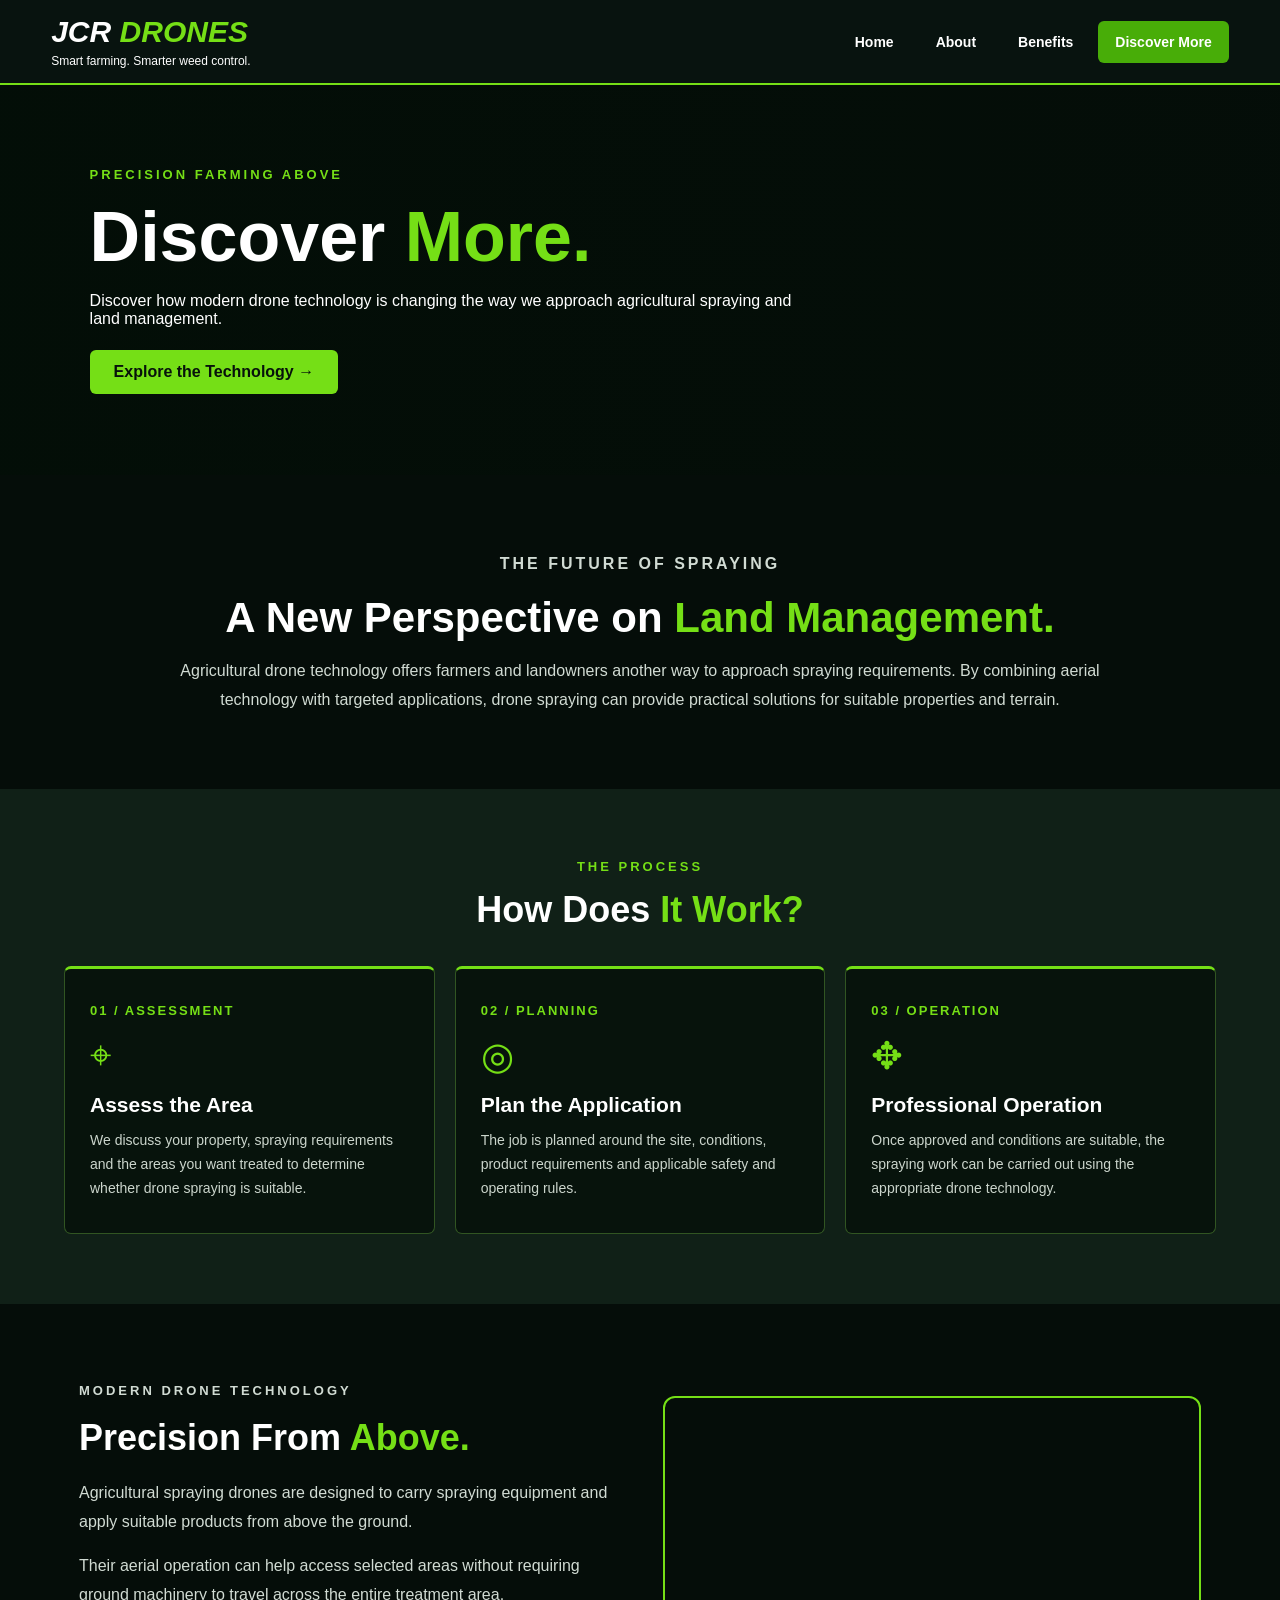
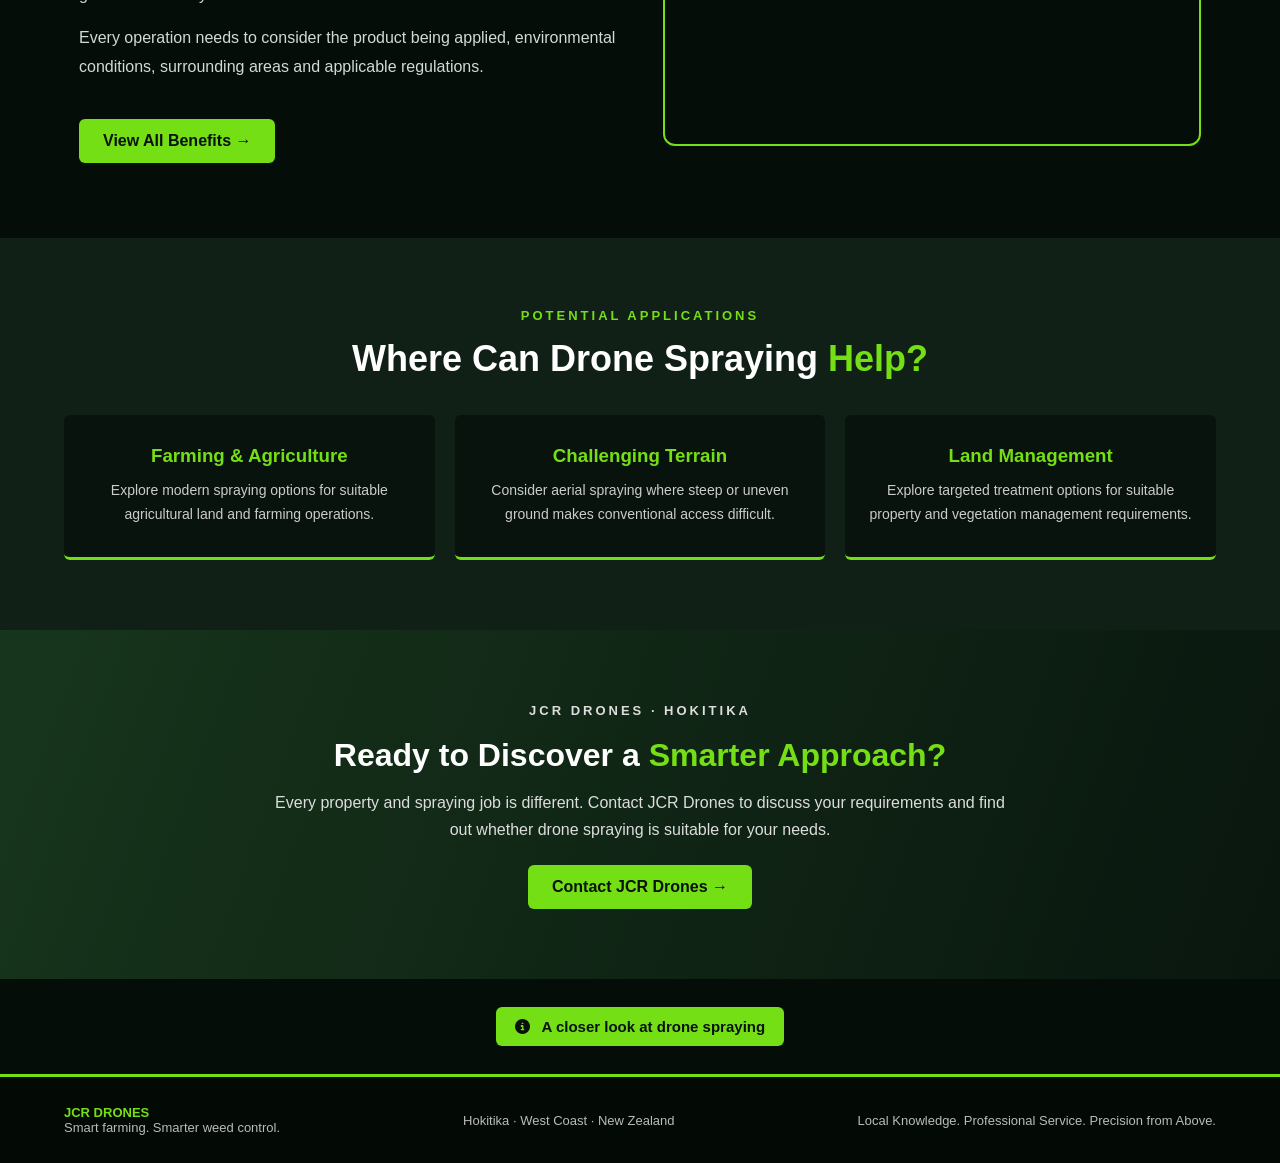
<file: discover (2).html>
<!DOCTYPE html>
<html lang="en">
<head>
<meta charset="UTF-8">
<meta name="viewport" content="width=device-width, initial-scale=1.0">
<title>Discover More | JCR Drones</title>

<style>
* {
  margin: 0;
  padding: 0;
  box-sizing: border-box;
}

:root {
  --green: #75df16;
  --dark: #050d09;
  --panel: #102017;
}

body {
  background: var(--dark);
  color: white;
  font-family: Arial, sans-serif;
}

/* HEADER */

header {
  padding: 15px 4%;
  background: #08130f;
  border-bottom: 2px solid var(--green);
  display: flex;
  justify-content: space-between;
  align-items: center;
  gap: 20px;
  flex-wrap: wrap;
}

.logo {
  font-size: 30px;
  font-weight: 900;
  font-style: italic;
}

.logo span {
  color: var(--green);
}

.logo small {
  display: block;
  font-size: 12px;
  font-weight: normal;
  font-style: normal;
  margin-top: 5px;
}

nav {
  display: flex;
  align-items: center;
  gap: 8px;
  flex-wrap: wrap;
}

nav a {
  padding: 13px 17px;
  color: white;
  text-decoration: none;
  font-weight: bold;
  border-radius: 6px;
  font-size: 14px;
}

nav a:hover,
nav a.active {
  background: #48ad08;
}

/* HERO */

.hero {
  min-height: 390px;
  padding: 75px 7%;
  display: flex;
  align-items: center;
  background:
    linear-gradient(
      90deg,
      rgba(3,14,7,.94),
      rgba(3,14,7,.35)
    ),
    url("https://images.unsplash.com/photo-1473968512647-3e447244af8f?auto=format&fit=crop&w=1800&q=85")
    center/cover;
}

.hero-content {
  max-width: 720px;
}

.kicker {
  color: var(--green);
  font-size: 13px;
  font-weight: bold;
  letter-spacing: 3px;
}

.hero h1 {
  font-size: clamp(42px, 6vw, 70px);
  margin: 15px 0;
}

.hero h1 span,
h2 span {
  color: var(--green);
}

.hero p:last-child {
  font-size: 19px;
  color: #eee;
  line-height: 1.6;
}

.button {
  display: inline-block;
  padding: 13px 24px;
  background: var(--green);
  color: #07120b;
  text-decoration: none;
  font-weight: bold;
  border-radius: 6px;
  margin-top: 22px;
}

.button:hover {
  background: white;
}

/* INTRODUCTION */

.intro {
  max-width: 1050px;
  margin: auto;
  padding: 75px 25px;
  text-align: center;
}

.intro h2 {
  font-size: clamp(29px, 4vw, 42px);
  margin: 15px 0;
}

.intro p {
  color: #d1dbd3;
  line-height: 1.8;
  font-size: 16px;
}

/* HOW IT WORKS */

.process {
  padding: 70px 5%;
  background: #102017;
  text-align: center;
}

.process h2 {
  font-size: 36px;
  margin: 15px 0 35px;
}

.grid {
  max-width: 1200px;
  margin: auto;
  display: grid;
  grid-template-columns: repeat(3, 1fr);
  gap: 20px;
}

.card {
  padding: 32px 25px;
  background: #07130c;
  border: 1px solid #315522;
  border-top: 3px solid var(--green);
  border-radius: 7px;
  text-align: left;
}

.number {
  color: var(--green);
  font-size: 13px;
  font-weight: bold;
  letter-spacing: 2px;
}

.icon {
  color: var(--green);
  font-size: 38px;
  margin: 15px 0;
}

.card h3 {
  font-size: 21px;
  margin-bottom: 12px;
}

.card p {
  color: #cbd5cc;
  font-size: 14px;
  line-height: 1.7;
}

/* TECHNOLOGY SECTION */

.technology {
  padding: 75px 5%;
  display: grid;
  grid-template-columns: 1fr 1fr;
  gap: 45px;
  align-items: center;
  max-width: 1250px;
  margin: auto;
}

.technology h2 {
  font-size: 36px;
  margin: 15px 0 20px;
}

.technology p {
  color: #d1dbd3;
  line-height: 1.8;
  margin-bottom: 15px;
}

.photo {
  min-height: 350px;
  border: 2px solid var(--green);
  border-radius: 12px;
  background:
    url("https://images.unsplash.com/photo-1500382017468-9049fed747ef?auto=format&fit=crop&w=1100&q=85")
    center/cover;
}

/* APPLICATIONS */

.applications {
  background: #102017;
  padding: 70px 5%;
  text-align: center;
}

.applications h2 {
  font-size: 36px;
  margin: 15px 0 35px;
}

.application {
  padding: 30px 22px;
  background: #07130c;
  border-bottom: 3px solid var(--green);
  border-radius: 6px;
}

.application h3 {
  color: var(--green);
  margin-bottom: 12px;
}

.application p {
  color: #ccc;
  line-height: 1.7;
  font-size: 14px;
}

/* CONTACT */

.contact {
  padding: 70px 20px;
  text-align: center;
  background: linear-gradient(110deg, #17351c, #09160e);
}

.contact h2 {
  font-size: 32px;
  margin: 15px 0;
}

.contact p {
  color: #ddd;
  line-height: 1.7;
  max-width: 750px;
  margin: auto;
}

/* FOOTER */

footer {
  padding: 28px 5%;
  background: #030905;
  border-top: 3px solid var(--green);
  display: flex;
  justify-content: space-between;
  align-items: center;
  gap: 15px;
  flex-wrap: wrap;
  color: #bbb;
  font-size: 13px;
}

footer strong {
  color: var(--green);
}

/* MOBILE */

@media(max-width: 750px) {
  header {
    justify-content: center;
  }

  nav {
    justify-content: center;
  }

  nav a {
    padding: 10px;
  }

  .grid {
    grid-template-columns: 1fr;
  }

  .technology {
    grid-template-columns: 1fr;
  }

  .photo {
    min-height: 250px;
  }

  footer {
    justify-content: center;
    text-align: center;
  }
}

/* EXTRA INTERACTIVE INFORMATION */
.extra-info{max-width:900px;margin:28px auto;padding:0 20px;text-align:center}
.extra-info button{padding:11px 19px;background:var(--green);color:#07120b;border:0;border-radius:6px;font-weight:bold;font-size:15px;cursor:pointer;transition:.2s}
.extra-info button:hover{background:white;transform:translateY(-2px)}
.extra-info button i{margin-right:8px}
.extra-info p{display:none;margin:15px auto 0;padding:17px 20px;max-width:760px;background:#102017;border-left:3px solid var(--green);border-radius:6px;color:#d7e0d8;line-height:1.7}
.extra-info p.show{display:block}

</style>
 <link rel="stylesheet" href="https://cdnjs.cloudflare.com/ajax/libs/font-awesome/6.7.2/css/all.min.css">
</head>

<body>

<!-- HEADER -->

<header>
  <div class="logo">
    JCR <span>DRONES</span>
    <small>Smart farming. Smarter weed control.</small>
  </div>

  <nav>
    <a href="Index.html">Home</a>
    <a href="About.html">About</a>
    <a href="Benefits.html">Benefits</a>
    <a href="discover.html" class="active">Discover More</a>
  </nav>
</header>

<!-- HERO -->

<section class="hero">
  <div class="hero-content">
    <p class="kicker">PRECISION FARMING ABOVE</p>

    <h1>
      Discover <span>More.</span>
    </h1>

    <p>
      Discover how modern drone technology
      is changing the way we approach
      agricultural spraying and land management.
    </p>

    <a href="#technology" class="button">
      Explore the Technology →
    </a>
  </div>
</section>

<!-- INTRODUCTION -->

<section class="intro">
  <p class="kicker">THE FUTURE OF SPRAYING</p>

  <h2>
    A New Perspective on
    <span>Land Management.</span>
  </h2>

  <p>
    Agricultural drone technology offers farmers
    and landowners another way to approach
    spraying requirements. By combining aerial
    technology with targeted applications, drone
    spraying can provide practical solutions for
    suitable properties and terrain.
  </p>
</section>

<!-- HOW IT WORKS -->

<section class="process">
  <p class="kicker">THE PROCESS</p>

  <h2>
    How Does <span>It Work?</span>
  </h2>

  <div class="grid">

    <div class="card">
      <span class="number">01 / ASSESSMENT</span>
      <div class="icon">⌖</div>
      <h3>Assess the Area</h3>
      <p>
        We discuss your property, spraying
        requirements and the areas you want
        treated to determine whether drone
        spraying is suitable.
      </p>
    </div>

    <div class="card">
      <span class="number">02 / PLANNING</span>
      <div class="icon">◎</div>
      <h3>Plan the Application</h3>
      <p>
        The job is planned around the site,
        conditions, product requirements and
        applicable safety and operating rules.
      </p>
    </div>

    <div class="card">
      <span class="number">03 / OPERATION</span>
      <div class="icon">✥</div>
      <h3>Professional Operation</h3>
      <p>
        Once approved and conditions are suitable,
        the spraying work can be carried out
        using the appropriate drone technology.
      </p>
    </div>

  </div>
</section>

<!-- TECHNOLOGY -->

<section class="technology" id="technology">

  <div>
    <p class="kicker">MODERN DRONE TECHNOLOGY</p>

    <h2>
      Precision From <span>Above.</span>
    </h2>

    <p>
      Agricultural spraying drones are designed
      to carry spraying equipment and apply
      suitable products from above the ground.
    </p>

    <p>
      Their aerial operation can help access
      selected areas without requiring ground
      machinery to travel across the entire
      treatment area.
    </p>

    <p>
      Every operation needs to consider the
      product being applied, environmental
      conditions, surrounding areas and
      applicable regulations.
    </p>

    <a href="Benefits.html" class="button">
      View All Benefits →
    </a>
  </div>

  <div class="photo"></div>

</section>

<!-- APPLICATIONS -->

<section class="applications">

  <p class="kicker">POTENTIAL APPLICATIONS</p>

  <h2>
    Where Can Drone Spraying <span>Help?</span>
  </h2>

  <div class="grid">

    <div class="application">
      <h3>Farming & Agriculture</h3>
      <p>
        Explore modern spraying options
        for suitable agricultural land
        and farming operations.
      </p>
    </div>

    <div class="application">
      <h3>Challenging Terrain</h3>
      <p>
        Consider aerial spraying where
        steep or uneven ground makes
        conventional access difficult.
      </p>
    </div>

    <div class="application">
      <h3>Land Management</h3>
      <p>
        Explore targeted treatment options
        for suitable property and
        vegetation management requirements.
      </p>
    </div>

  </div>

</section>

<!-- CONTACT -->

<section class="contact">

  <p class="kicker">JCR DRONES · HOKITIKA</p>

  <h2>
    Ready to Discover a
    <span>Smarter Approach?</span>
  </h2>

  <p>
    Every property and spraying job is different.
    Contact JCR Drones to discuss your requirements
    and find out whether drone spraying is suitable
    for your needs.
  </p>

  <a href="mailto:info@jcrdrones.co.nz" class="button">
    Contact JCR Drones →
  </a>

</section>

<!-- FOOTER -->


<section class="extra-info" aria-label="More information">
  <button type="button" id="moreInfoButton" aria-expanded="false" aria-controls="moreInfoText"><i class="fa-solid fa-circle-info" aria-hidden="true"></i> A closer look at drone spraying</button>
  <p id="moreInfoText">Drone spraying is one option for selected jobs. Suitability depends on the site, weather, product instructions and applicable safety and operating rules.</p>
</section>

<footer>
  <div>
    <strong>JCR DRONES</strong>
    <br>
    Smart farming. Smarter weed control.
  </div>

  <div>
    Hokitika · West Coast · New Zealand
  </div>

  <div>
    Local Knowledge. Professional Service.
    Precision from Above.
  </div>
</footer>


<script>
// Toggle the additional information when the visitor selects the button.
document.addEventListener("DOMContentLoaded", function () {
  const button = document.getElementById("moreInfoButton");
  const information = document.getElementById("moreInfoText");
  if (button && information) {
    button.addEventListener("click", function () {
      const isOpen = information.classList.toggle("show");
      button.setAttribute("aria-expanded", String(isOpen));
      button.innerHTML = (isOpen
        ? '<i class="fa-solid fa-circle-minus" aria-hidden="true"></i> Hide information'
        : '<i class="fa-solid fa-circle-info" aria-hidden="true"></i> A closer look at drone spraying');
    });
  }
});
</script>
</body>
</html>
</file>
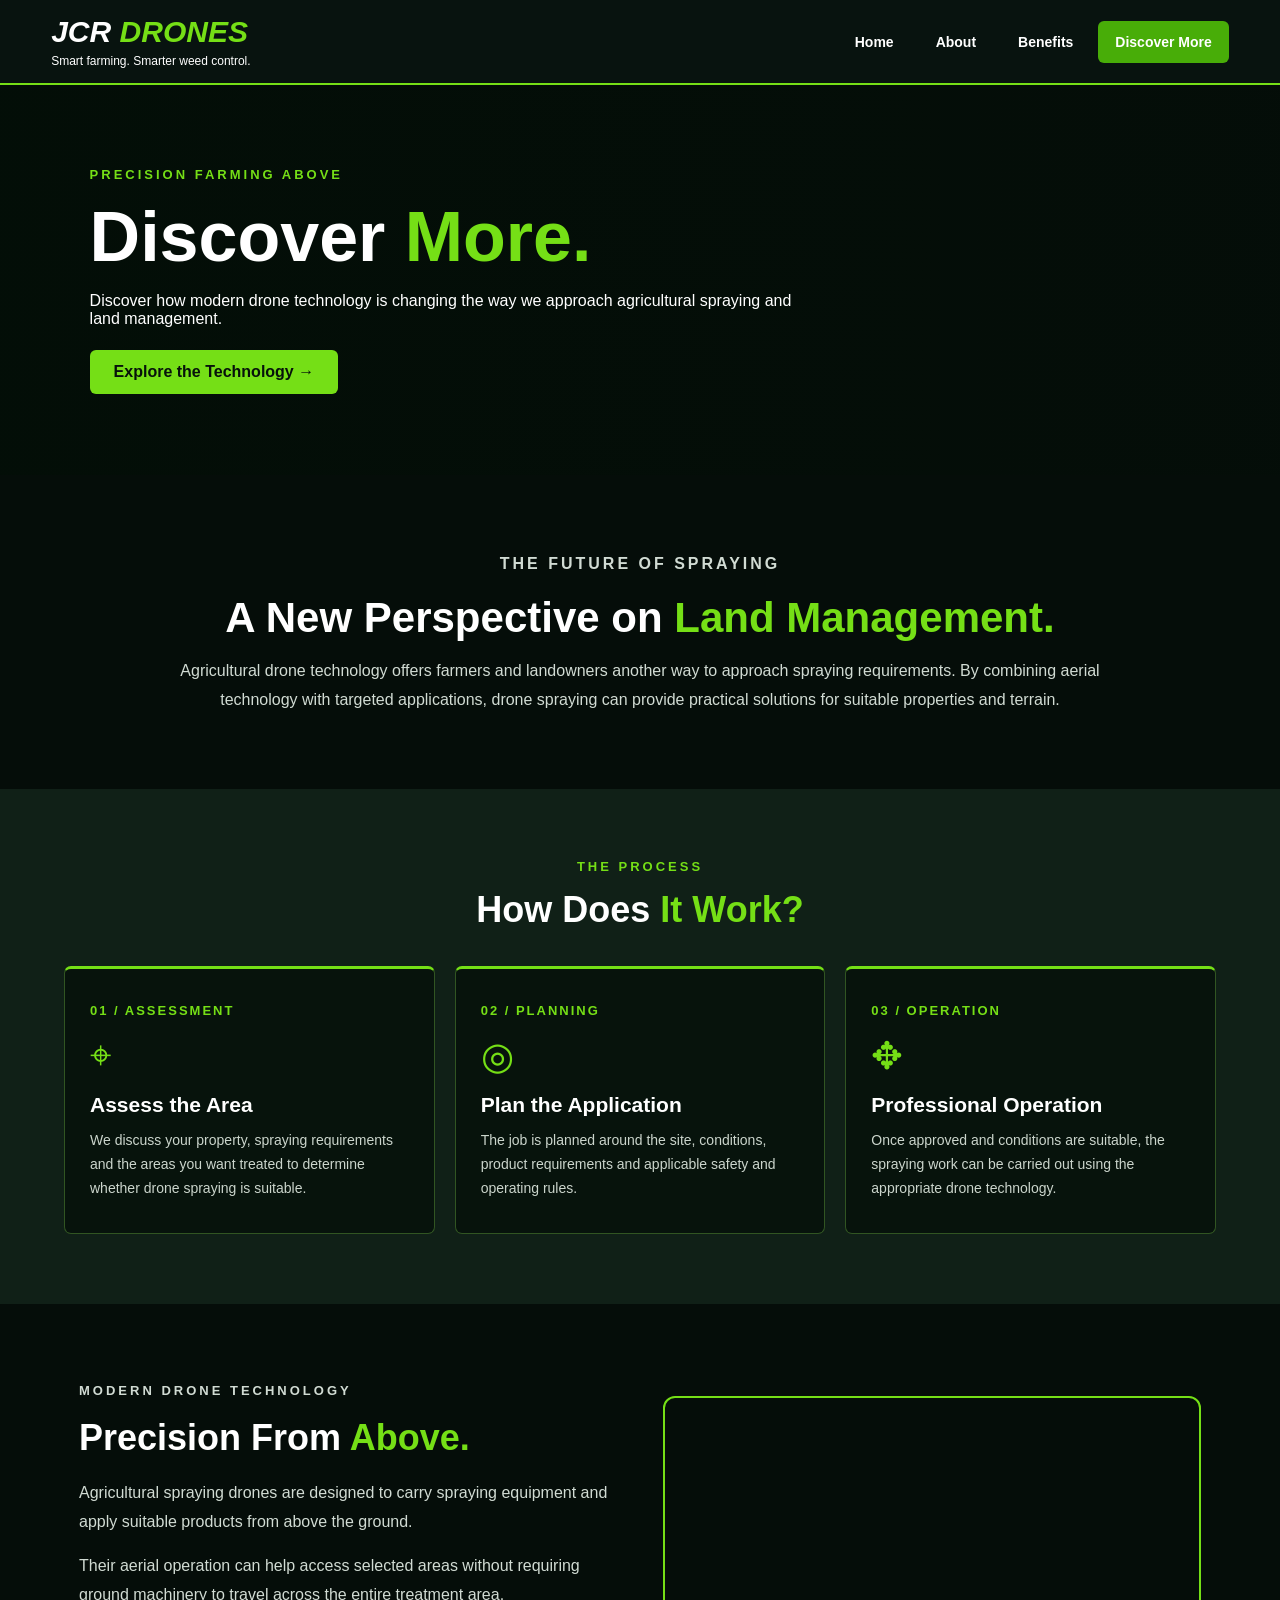
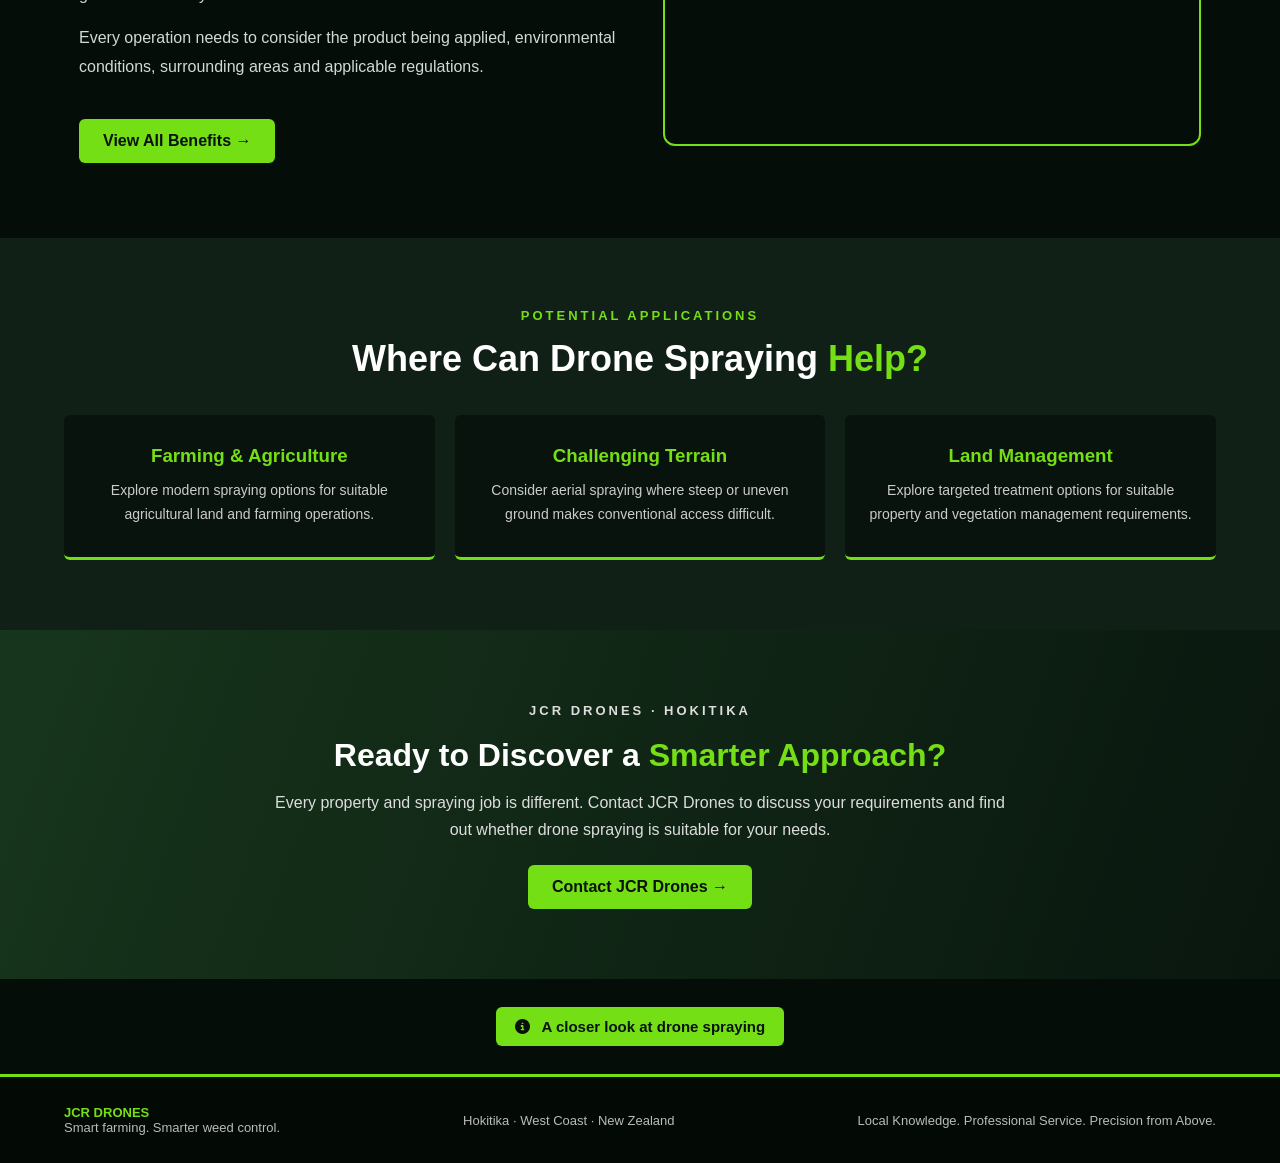
<file: discover.html>
<!DOCTYPE html>
<html lang="en">
<head>
<meta charset="UTF-8">
<meta name="viewport" content="width=device-width, initial-scale=1.0">
<title>Discover More | JCR Drones</title>

<style>
* {
  margin: 0;
  padding: 0;
  box-sizing: border-box;
}

:root {
  --green: #75df16;
  --dark: #050d09;
  --panel: #102017;
}

body {
  background: var(--dark);
  color: white;
  font-family: Arial, sans-serif;
}

/* HEADER */

header {
  padding: 15px 4%;
  background: #08130f;
  border-bottom: 2px solid var(--green);
  display: flex;
  justify-content: space-between;
  align-items: center;
  gap: 20px;
  flex-wrap: wrap;
}

.logo {
  font-size: 30px;
  font-weight: 900;
  font-style: italic;
}

.logo span {
  color: var(--green);
}

.logo small {
  display: block;
  font-size: 12px;
  font-weight: normal;
  font-style: normal;
  margin-top: 5px;
}

nav {
  display: flex;
  align-items: center;
  gap: 8px;
  flex-wrap: wrap;
}

nav a {
  padding: 13px 17px;
  color: white;
  text-decoration: none;
  font-weight: bold;
  border-radius: 6px;
  font-size: 14px;
}

nav a:hover,
nav a.active {
  background: #48ad08;
}

/* HERO */

.hero {
  min-height: 390px;
  padding: 75px 7%;
  display: flex;
  align-items: center;
  background:
    linear-gradient(
      90deg,
      rgba(3,14,7,.94),
      rgba(3,14,7,.35)
    ),
    url("https://images.unsplash.com/photo-1473968512647-3e447244af8f?auto=format&fit=crop&w=1800&q=85")
    center/cover;
}

.hero-content {
  max-width: 720px;
}

.kicker {
  color: var(--green);
  font-size: 13px;
  font-weight: bold;
  letter-spacing: 3px;
}

.hero h1 {
  font-size: clamp(42px, 6vw, 70px);
  margin: 15px 0;
}

.hero h1 span,
h2 span {
  color: var(--green);
}

.hero p:last-child {
  font-size: 19px;
  color: #eee;
  line-height: 1.6;
}

.button {
  display: inline-block;
  padding: 13px 24px;
  background: var(--green);
  color: #07120b;
  text-decoration: none;
  font-weight: bold;
  border-radius: 6px;
  margin-top: 22px;
}

.button:hover {
  background: white;
}

/* INTRODUCTION */

.intro {
  max-width: 1050px;
  margin: auto;
  padding: 75px 25px;
  text-align: center;
}

.intro h2 {
  font-size: clamp(29px, 4vw, 42px);
  margin: 15px 0;
}

.intro p {
  color: #d1dbd3;
  line-height: 1.8;
  font-size: 16px;
}

/* HOW IT WORKS */

.process {
  padding: 70px 5%;
  background: #102017;
  text-align: center;
}

.process h2 {
  font-size: 36px;
  margin: 15px 0 35px;
}

.grid {
  max-width: 1200px;
  margin: auto;
  display: grid;
  grid-template-columns: repeat(3, 1fr);
  gap: 20px;
}

.card {
  padding: 32px 25px;
  background: #07130c;
  border: 1px solid #315522;
  border-top: 3px solid var(--green);
  border-radius: 7px;
  text-align: left;
}

.number {
  color: var(--green);
  font-size: 13px;
  font-weight: bold;
  letter-spacing: 2px;
}

.icon {
  color: var(--green);
  font-size: 38px;
  margin: 15px 0;
}

.card h3 {
  font-size: 21px;
  margin-bottom: 12px;
}

.card p {
  color: #cbd5cc;
  font-size: 14px;
  line-height: 1.7;
}

/* TECHNOLOGY SECTION */

.technology {
  padding: 75px 5%;
  display: grid;
  grid-template-columns: 1fr 1fr;
  gap: 45px;
  align-items: center;
  max-width: 1250px;
  margin: auto;
}

.technology h2 {
  font-size: 36px;
  margin: 15px 0 20px;
}

.technology p {
  color: #d1dbd3;
  line-height: 1.8;
  margin-bottom: 15px;
}

.photo {
  min-height: 350px;
  border: 2px solid var(--green);
  border-radius: 12px;
  background:
    url("https://images.unsplash.com/photo-1500382017468-9049fed747ef?auto=format&fit=crop&w=1100&q=85")
    center/cover;
}

/* APPLICATIONS */

.applications {
  background: #102017;
  padding: 70px 5%;
  text-align: center;
}

.applications h2 {
  font-size: 36px;
  margin: 15px 0 35px;
}

.application {
  padding: 30px 22px;
  background: #07130c;
  border-bottom: 3px solid var(--green);
  border-radius: 6px;
}

.application h3 {
  color: var(--green);
  margin-bottom: 12px;
}

.application p {
  color: #ccc;
  line-height: 1.7;
  font-size: 14px;
}

/* CONTACT */

.contact {
  padding: 70px 20px;
  text-align: center;
  background: linear-gradient(110deg, #17351c, #09160e);
}

.contact h2 {
  font-size: 32px;
  margin: 15px 0;
}

.contact p {
  color: #ddd;
  line-height: 1.7;
  max-width: 750px;
  margin: auto;
}

/* FOOTER */

footer {
  padding: 28px 5%;
  background: #030905;
  border-top: 3px solid var(--green);
  display: flex;
  justify-content: space-between;
  align-items: center;
  gap: 15px;
  flex-wrap: wrap;
  color: #bbb;
  font-size: 13px;
}

footer strong {
  color: var(--green);
}

/* MOBILE */

@media(max-width: 750px) {
  header {
    justify-content: center;
  }

  nav {
    justify-content: center;
  }

  nav a {
    padding: 10px;
  }

  .grid {
    grid-template-columns: 1fr;
  }

  .technology {
    grid-template-columns: 1fr;
  }

  .photo {
    min-height: 250px;
  }

  footer {
    justify-content: center;
    text-align: center;
  }
}

/* EXTRA INTERACTIVE INFORMATION */
.extra-info{max-width:900px;margin:28px auto;padding:0 20px;text-align:center}
.extra-info button{padding:11px 19px;background:var(--green);color:#07120b;border:0;border-radius:6px;font-weight:bold;font-size:15px;cursor:pointer;transition:.2s}
.extra-info button:hover{background:white;transform:translateY(-2px)}
.extra-info button i{margin-right:8px}
.extra-info p{display:none;margin:15px auto 0;padding:17px 20px;max-width:760px;background:#102017;border-left:3px solid var(--green);border-radius:6px;color:#d7e0d8;line-height:1.7}
.extra-info p.show{display:block}

</style>
 <link rel="stylesheet" href="https://cdnjs.cloudflare.com/ajax/libs/font-awesome/6.7.2/css/all.min.css">
</head>

<body>

<!-- HEADER -->

<header>
  <div class="logo">
    JCR <span>DRONES</span>
    <small>Smart farming. Smarter weed control.</small>
  </div>

  <nav>
    <a href="Index.html">Home</a>
    <a href="About.html">About</a>
    <a href="Benefits.html">Benefits</a>
    <a href="discover.html" class="active">Discover More</a>
  </nav>
</header>

<!-- HERO -->

<section class="hero">
  <div class="hero-content">
    <p class="kicker">PRECISION FARMING ABOVE</p>

    <h1>
      Discover <span>More.</span>
    </h1>

    <p>
      Discover how modern drone technology
      is changing the way we approach
      agricultural spraying and land management.
    </p>

    <a href="#technology" class="button">
      Explore the Technology →
    </a>
  </div>
</section>

<!-- INTRODUCTION -->

<section class="intro">
  <p class="kicker">THE FUTURE OF SPRAYING</p>

  <h2>
    A New Perspective on
    <span>Land Management.</span>
  </h2>

  <p>
    Agricultural drone technology offers farmers
    and landowners another way to approach
    spraying requirements. By combining aerial
    technology with targeted applications, drone
    spraying can provide practical solutions for
    suitable properties and terrain.
  </p>
</section>

<!-- HOW IT WORKS -->

<section class="process">
  <p class="kicker">THE PROCESS</p>

  <h2>
    How Does <span>It Work?</span>
  </h2>

  <div class="grid">

    <div class="card">
      <span class="number">01 / ASSESSMENT</span>
      <div class="icon">⌖</div>
      <h3>Assess the Area</h3>
      <p>
        We discuss your property, spraying
        requirements and the areas you want
        treated to determine whether drone
        spraying is suitable.
      </p>
    </div>

    <div class="card">
      <span class="number">02 / PLANNING</span>
      <div class="icon">◎</div>
      <h3>Plan the Application</h3>
      <p>
        The job is planned around the site,
        conditions, product requirements and
        applicable safety and operating rules.
      </p>
    </div>

    <div class="card">
      <span class="number">03 / OPERATION</span>
      <div class="icon">✥</div>
      <h3>Professional Operation</h3>
      <p>
        Once approved and conditions are suitable,
        the spraying work can be carried out
        using the appropriate drone technology.
      </p>
    </div>

  </div>
</section>

<!-- TECHNOLOGY -->

<section class="technology" id="technology">

  <div>
    <p class="kicker">MODERN DRONE TECHNOLOGY</p>

    <h2>
      Precision From <span>Above.</span>
    </h2>

    <p>
      Agricultural spraying drones are designed
      to carry spraying equipment and apply
      suitable products from above the ground.
    </p>

    <p>
      Their aerial operation can help access
      selected areas without requiring ground
      machinery to travel across the entire
      treatment area.
    </p>

    <p>
      Every operation needs to consider the
      product being applied, environmental
      conditions, surrounding areas and
      applicable regulations.
    </p>

    <a href="Benefits.html" class="button">
      View All Benefits →
    </a>
  </div>

  <div class="photo"></div>

</section>

<!-- APPLICATIONS -->

<section class="applications">

  <p class="kicker">POTENTIAL APPLICATIONS</p>

  <h2>
    Where Can Drone Spraying <span>Help?</span>
  </h2>

  <div class="grid">

    <div class="application">
      <h3>Farming & Agriculture</h3>
      <p>
        Explore modern spraying options
        for suitable agricultural land
        and farming operations.
      </p>
    </div>

    <div class="application">
      <h3>Challenging Terrain</h3>
      <p>
        Consider aerial spraying where
        steep or uneven ground makes
        conventional access difficult.
      </p>
    </div>

    <div class="application">
      <h3>Land Management</h3>
      <p>
        Explore targeted treatment options
        for suitable property and
        vegetation management requirements.
      </p>
    </div>

  </div>

</section>

<!-- CONTACT -->

<section class="contact">

  <p class="kicker">JCR DRONES · HOKITIKA</p>

  <h2>
    Ready to Discover a
    <span>Smarter Approach?</span>
  </h2>

  <p>
    Every property and spraying job is different.
    Contact JCR Drones to discuss your requirements
    and find out whether drone spraying is suitable
    for your needs.
  </p>

  <a href="mailto:info@jcrdrones.co.nz" class="button">
    Contact JCR Drones →
  </a>

</section>

<!-- FOOTER -->


<section class="extra-info" aria-label="More information">
  <button type="button" id="moreInfoButton" aria-expanded="false" aria-controls="moreInfoText"><i class="fa-solid fa-circle-info" aria-hidden="true"></i> A closer look at drone spraying</button>
  <p id="moreInfoText">Drone spraying is one option for selected jobs. Suitability depends on the site, weather, product instructions and applicable safety and operating rules.</p>
</section>

<footer>
  <div>
    <strong>JCR DRONES</strong>
    <br>
    Smart farming. Smarter weed control.
  </div>

  <div>
    Hokitika · West Coast · New Zealand
  </div>

  <div>
    Local Knowledge. Professional Service.
    Precision from Above.
  </div>
</footer>


<script src="https://cdnjs.cloudflare.com/ajax/libs/jquery/3.7.1/jquery.min.js"></script>
<script src="js/script.js"></script>
</body>
</html>
</file>
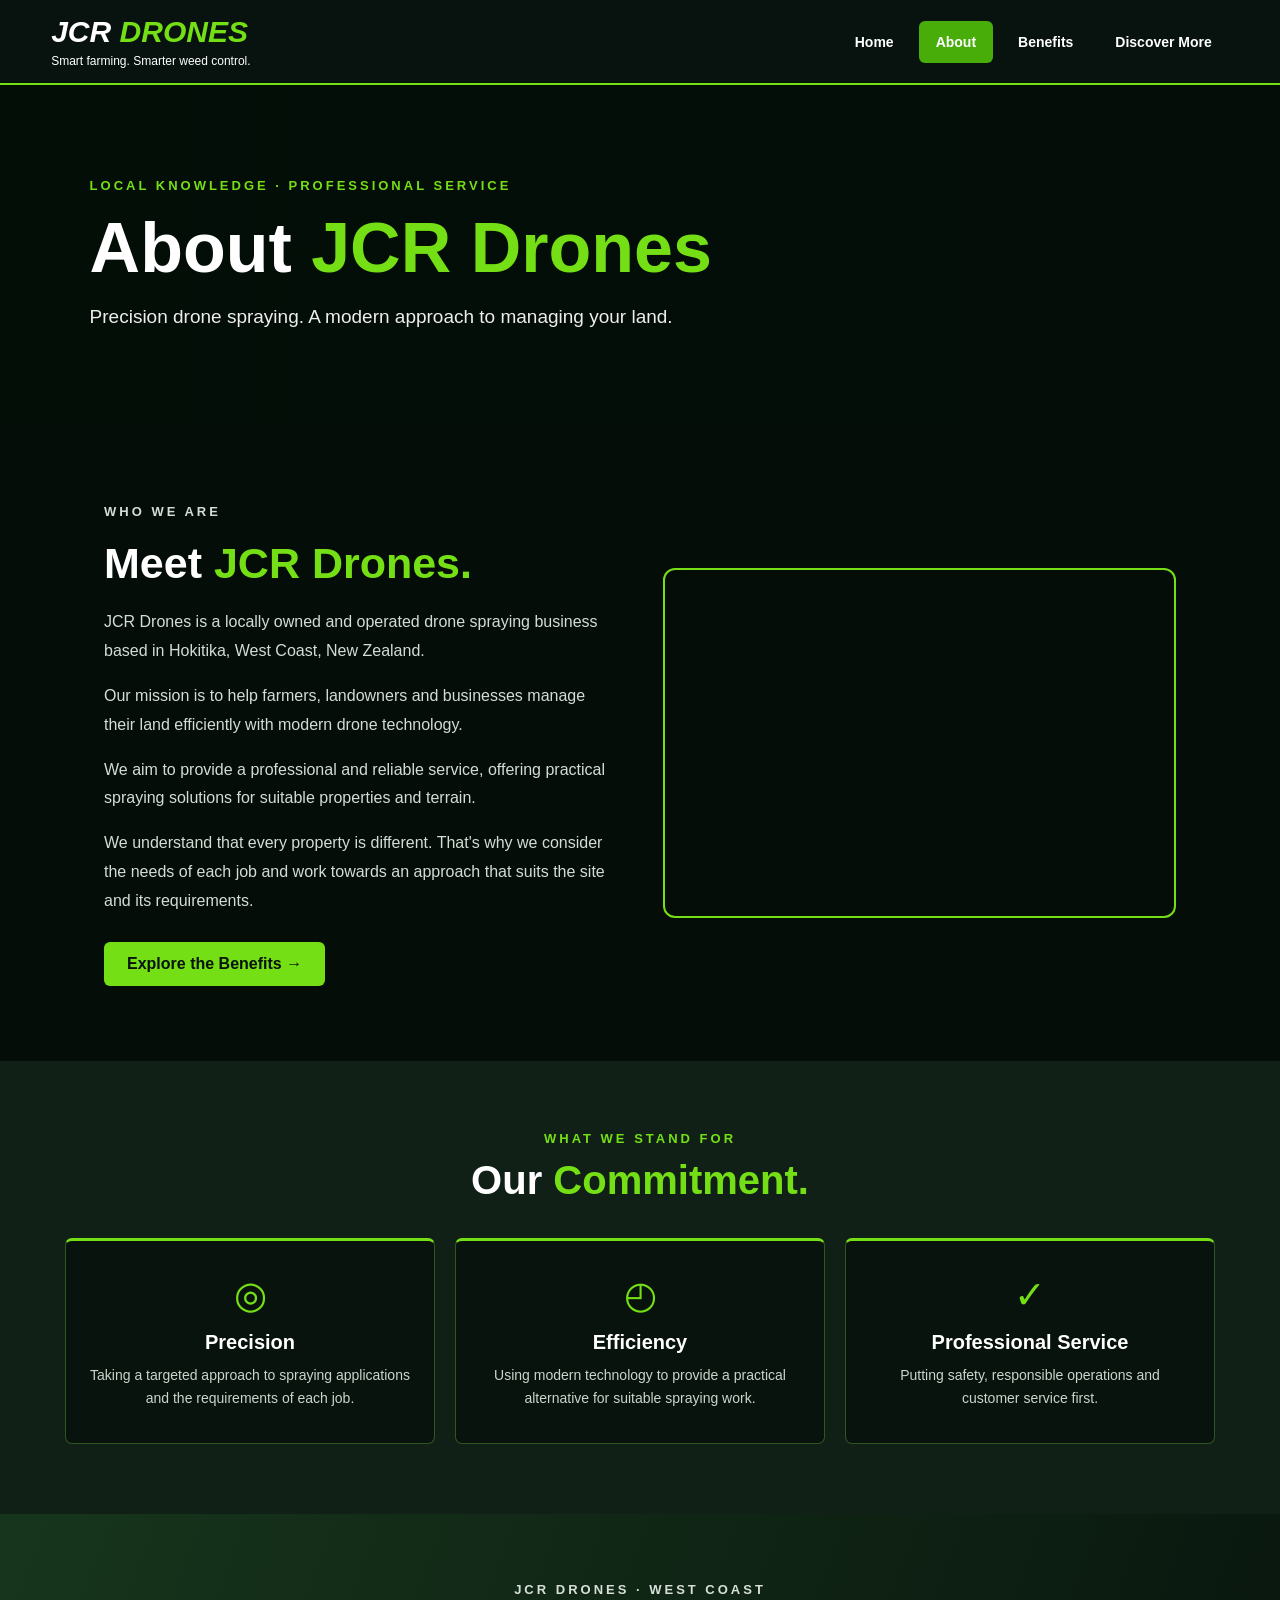
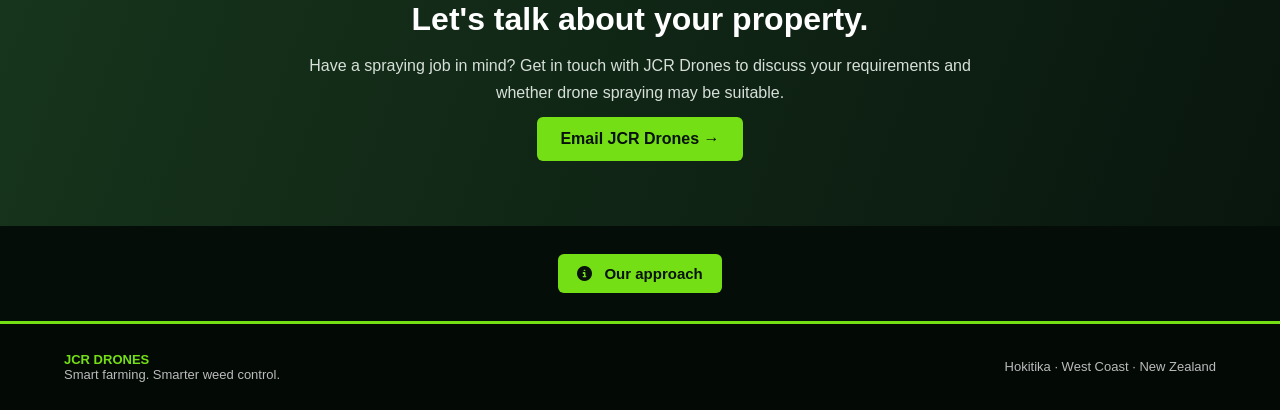
<file: Prototype/About.html>
<!DOCTYPE html>
<html lang="en">
<head>
<meta charset="UTF-8">
<meta name="viewport" content="width=device-width, initial-scale=1.0">
<title>About Us | JCR Drones</title>
<style>
*{box-sizing:border-box;margin:0;padding:0}
:root{--green:#75df16;--dark:#050d09;--panel:#102017}
body{background:var(--dark);color:white;font-family:Arial,sans-serif}
header{padding:15px 4%;background:#08130f;border-bottom:2px solid var(--green);display:flex;justify-content:space-between;align-items:center;gap:20px;flex-wrap:wrap}
.logo{font-size:30px;font-weight:900;font-style:italic}
.logo span{color:var(--green)}
.logo small{display:block;font-size:12px;font-weight:normal;font-style:normal;margin-top:5px}
nav{display:flex;align-items:center;gap:8px;flex-wrap:wrap}
nav a{padding:13px 17px;color:white;text-decoration:none;font-weight:bold;border-radius:6px;font-size:14px}
nav a:hover,nav a.active{background:#48ad08}
.hero{min-height:340px;padding:75px 7%;display:flex;align-items:center;background:linear-gradient(90deg,rgba(3,14,7,.94),rgba(3,14,7,.35)),url('https://images.unsplash.com/photo-1500382017468-9049fed747ef?auto=format&fit=crop&w=1800&q=85') center/cover}
.hero-content{max-width:720px}
.kicker{color:var(--green);font-size:13px;font-weight:bold;letter-spacing:3px}
h1{font-size:clamp(42px,6vw,70px);margin:15px 0}
h1 span,h2 span{color:var(--green)}
.hero p:last-child{font-size:19px;color:#eee;line-height:1.5}
.section{max-width:1200px;margin:auto;padding:75px 5%}
.intro{display:grid;grid-template-columns:1fr 1fr;gap:45px;align-items:center}
.intro h2{font-size:clamp(30px,4vw,43px);margin:12px 0 20px}
.intro p{color:#d4ddd5;line-height:1.8;margin-bottom:16px}
.photo{min-height:350px;border:2px solid var(--green);border-radius:12px;background:url('https://images.unsplash.com/photo-1473968512647-3e447244af8f?auto=format&fit=crop&w=1100&q=85') center/cover}
.button{display:inline-block;padding:13px 23px;background:var(--green);color:#07120b;text-decoration:none;font-weight:bold;border-radius:6px;margin-top:10px}
.button:hover{background:white}
.values{background:#102017;padding:70px 5%;text-align:center}
.values h2{font-size:clamp(28px,4vw,40px);margin:12px 0 35px}
.grid{max-width:1150px;margin:auto;display:grid;grid-template-columns:repeat(3,1fr);gap:20px}
.card{padding:32px 24px;background:#07130c;border:1px solid #315522;border-top:3px solid var(--green);border-radius:7px}
.icon{font-size:38px;color:var(--green)}
.card h3{font-size:20px;margin:14px 0 10px}
.card p{font-size:14px;line-height:1.7;color:#cbd5cc}
.promise{padding:65px 20px;text-align:center;background:linear-gradient(110deg,#17351c,#09160e)}
.promise h2{font-size:32px;margin-bottom:14px}
.promise p{color:#d7e0d8;line-height:1.7;max-width:700px;margin:auto}
footer{padding:28px 5%;background:#030905;border-top:3px solid var(--green);display:flex;justify-content:space-between;align-items:center;gap:15px;flex-wrap:wrap;color:#bbb;font-size:13px}
footer strong{color:var(--green)}
@media(max-width:750px){
header{justify-content:center}
nav{justify-content:center}
nav a{padding:10px}
.intro{grid-template-columns:1fr}
.grid{grid-template-columns:1fr}
.photo{min-height:250px}
footer{justify-content:center;text-align:center}
}

/* EXTRA INTERACTIVE INFORMATION */
.extra-info{max-width:900px;margin:28px auto;padding:0 20px;text-align:center}
.extra-info button{padding:11px 19px;background:var(--green);color:#07120b;border:0;border-radius:6px;font-weight:bold;font-size:15px;cursor:pointer;transition:.2s}
.extra-info button:hover{background:white;transform:translateY(-2px)}
.extra-info button i{margin-right:8px}
.extra-info p{display:none;margin:15px auto 0;padding:17px 20px;max-width:760px;background:#102017;border-left:3px solid var(--green);border-radius:6px;color:#d7e0d8;line-height:1.7}
.extra-info p.show{display:block}

</style>
 <link rel="stylesheet" href="https://cdnjs.cloudflare.com/ajax/libs/font-awesome/6.7.2/css/all.min.css">
</head>
<body>

<header>
<div class="logo">JCR <span>DRONES</span>
<small>Smart farming. Smarter weed control.</small></div>
<nav>
<a href="Index.html">Home</a>
<a href="About.html" class="active">About</a>
<a href="Benefits.html">Benefits</a>
<a href="discover.html">Discover More</a>
</nav>
</header>

<section class="hero">
<div class="hero-content">
<p class="kicker">LOCAL KNOWLEDGE · PROFESSIONAL SERVICE</p>
<h1>About <span>JCR Drones</span></h1>
<p>Precision drone spraying. A modern approach to managing your land.</p>
</div>
</section>

<section class="section intro">
<div>
<p class="kicker">WHO WE ARE</p>
<h2>Meet <span>JCR Drones.</span></h2>
<p>JCR Drones is a locally owned and operated drone spraying business based in Hokitika, West Coast, New Zealand.</p>
<p>Our mission is to help farmers, landowners and businesses manage their land efficiently with modern drone technology.</p>
<p>We aim to provide a professional and reliable service, offering practical spraying solutions for suitable properties and terrain.</p>
<p>We understand that every property is different. That's why we consider the needs of each job and work towards an approach that suits the site and its requirements.</p>
<a href="Benefits.html" class="button">Explore the Benefits →</a>
</div>
<div class="photo" role="img" aria-label="Agricultural drone and farmland"></div>
</section>

<section class="values">
<p class="kicker">WHAT WE STAND FOR</p>
<h2>Our <span>Commitment.</span></h2>
<div class="grid">
<div class="card">
<div class="icon">◎</div>
<h3>Precision</h3>
<p>Taking a targeted approach to spraying applications and the requirements of each job.</p>
</div>
<div class="card">
<div class="icon">◴</div>
<h3>Efficiency</h3>
<p>Using modern technology to provide a practical alternative for suitable spraying work.</p>
</div>
<div class="card">
<div class="icon">✓</div>
<h3>Professional Service</h3>
<p>Putting safety, responsible operations and customer service first.</p>
</div>
</div>
</section>

<section class="promise" id="contact">
<p class="kicker">JCR DRONES · WEST COAST</p>
<h2>Let's talk about your property.</h2>
<p>Have a spraying job in mind? Get in touch with JCR Drones to discuss your requirements and whether drone spraying may be suitable.</p>
<a href="mailto:info@jcrdrones.co.nz" class="button">Email JCR Drones →</a>
</section>


<section class="extra-info" aria-label="More information">
  <button type="button" id="moreInfoButton" aria-expanded="false" aria-controls="moreInfoText"><i class="fa-solid fa-circle-info" aria-hidden="true"></i> Our approach</button>
  <p id="moreInfoText">We consider the needs of each property and job, including the terrain, conditions and relevant operating requirements, before deciding whether drone spraying is suitable.</p>
</section>

<footer>
<div><strong>JCR DRONES</strong><br>Smart farming. Smarter weed control.</div>
<div>Hokitika · West Coast · New Zealand</div>
</footer>


<script src="https://cdnjs.cloudflare.com/ajax/libs/jquery/3.7.1/jquery.min.js"></script>
<script>
// CUSTOM JAVASCRIPT: use jQuery to update the information panel in several steps.
document.addEventListener("DOMContentLoaded", function () {
  if (window.jQuery) {
    $("#moreInfoButton").on("click", function () {
      const information = $("#moreInfoText");
      const isOpen = information.toggleClass("show").hasClass("show");
      $(this).attr("aria-expanded", isOpen);
      $(this).html(isOpen
        ? '<i class="fa-solid fa-circle-minus" aria-hidden="true"></i> Hide information'
        : '<i class="fa-solid fa-circle-info" aria-hidden="true"></i> Our approach');
    });
  } else {
    // Fallback keeps the button working if the third-party library cannot load.
    const button = document.getElementById("moreInfoButton");
    const information = document.getElementById("moreInfoText");
    button.addEventListener("click", function () {
      const isOpen = information.classList.toggle("show");
      button.setAttribute("aria-expanded", String(isOpen));
      button.textContent = isOpen ? "Hide information" : "Our approach";
    });
  }
});
</script>
</body>
</html>
</file>
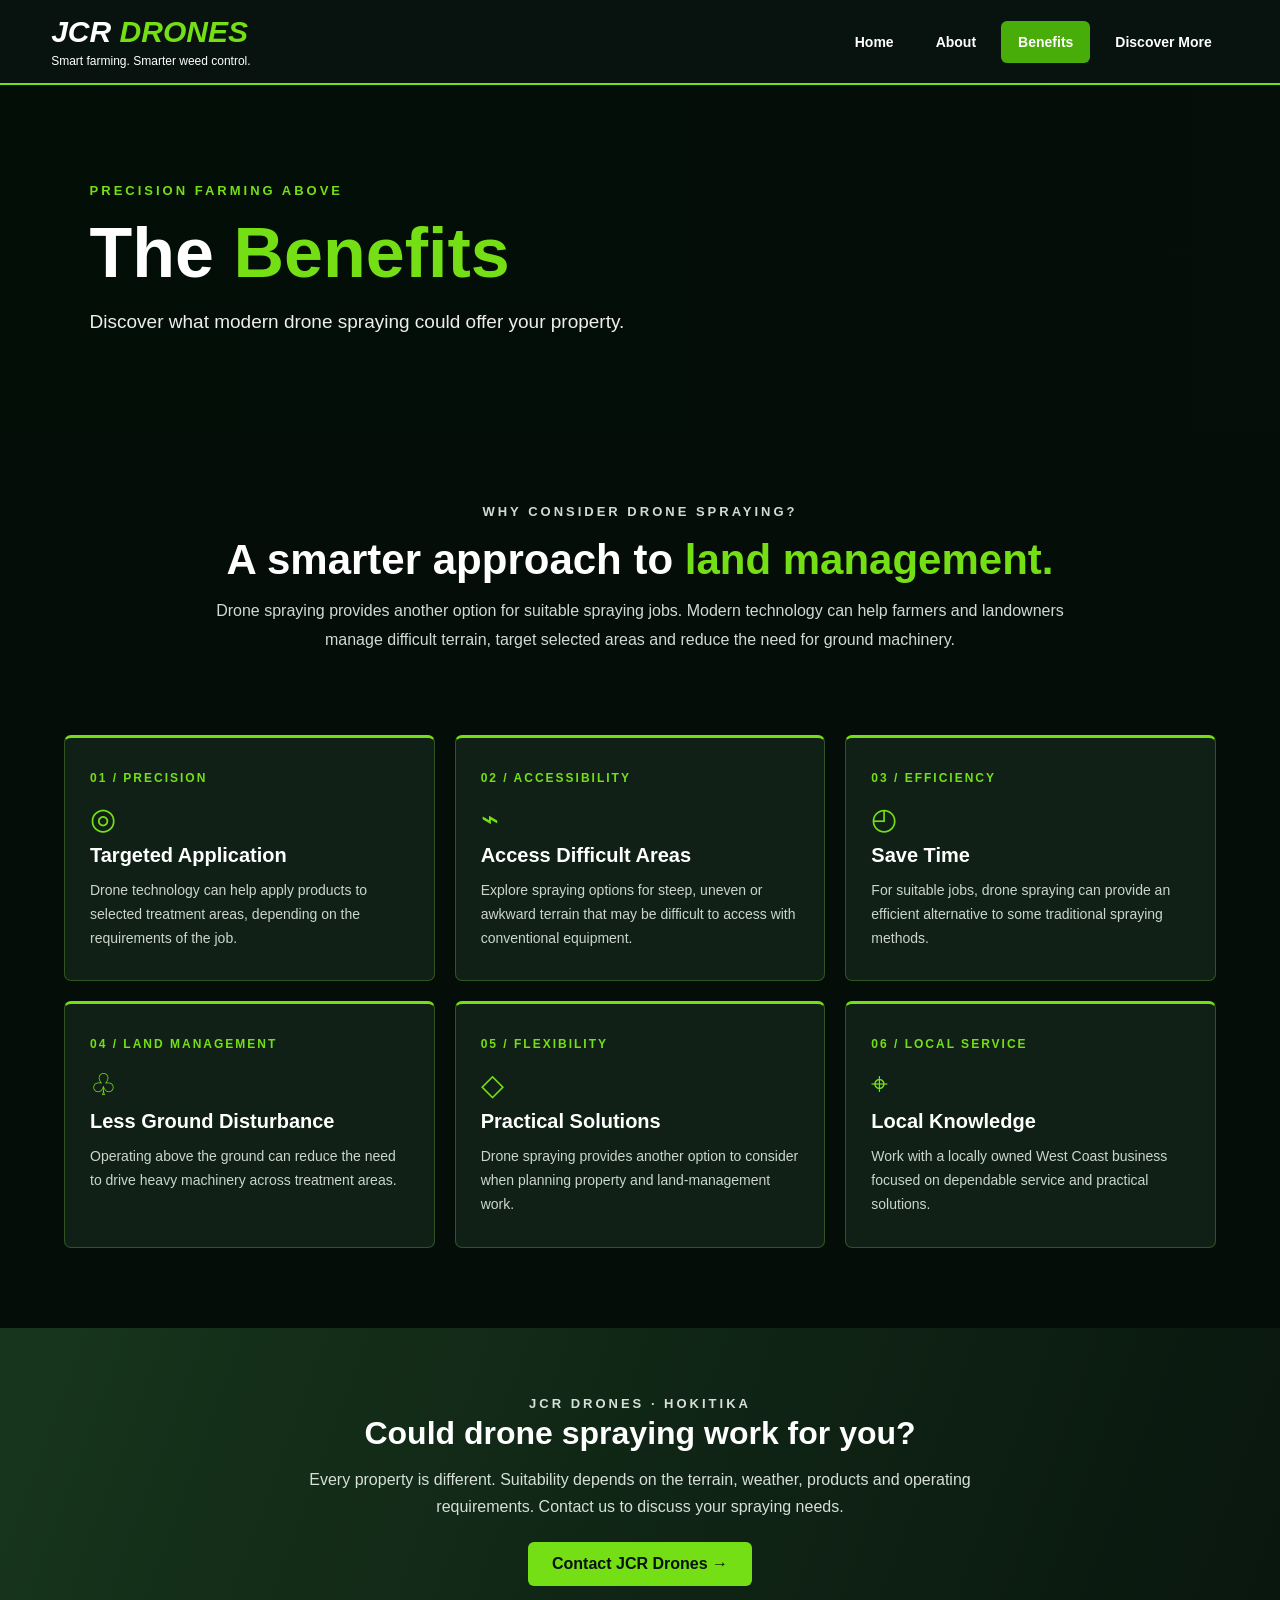
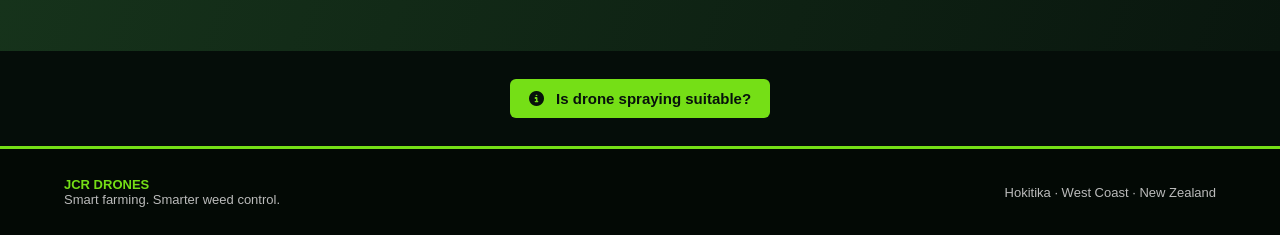
<file: Prototype/Benefits.html>
<!DOCTYPE html>
<html lang="en">
<head>
<meta charset="UTF-8">
<meta name="viewport" content="width=device-width, initial-scale=1.0">
<title>Benefits | JCR Drones</title>
<style>
*{box-sizing:border-box;margin:0;padding:0}
:root{--green:#75df16;--dark:#050d09;--panel:#102017}
body{background:var(--dark);color:white;font-family:Arial,sans-serif}
header{padding:15px 4%;background:#08130f;border-bottom:2px solid var(--green);display:flex;justify-content:space-between;align-items:center;gap:20px;flex-wrap:wrap}
.logo{font-size:30px;font-weight:900;font-style:italic}
.logo span{color:var(--green)}
.logo small{display:block;font-size:12px;font-weight:normal;font-style:normal;margin-top:5px}
nav{display:flex;align-items:center;gap:8px;flex-wrap:wrap}
nav a{padding:13px 17px;color:white;text-decoration:none;font-weight:bold;border-radius:6px;font-size:14px}
nav a:hover,nav a.active{background:#48ad08}
.hero{min-height:350px;padding:75px 7%;display:flex;align-items:center;background:linear-gradient(90deg,rgba(3,14,7,.94),rgba(3,14,7,.3)),url('https://images.unsplash.com/photo-1500382017468-9049fed747ef?auto=format&fit=crop&w=1800&q=85') center/cover}
.hero-content{max-width:700px}
.kicker{color:var(--green);font-size:13px;font-weight:bold;letter-spacing:3px}
h1{font-size:clamp(42px,6vw,70px);margin:15px 0}
h1 span,h2 span{color:var(--green)}
.hero p:last-child{font-size:19px;color:#eee;line-height:1.5}
.intro{padding:65px 20px;text-align:center;max-width:900px;margin:auto}
.intro h2{font-size:clamp(29px,4vw,42px);margin:13px 0}
.intro p{color:#d1dbd3;line-height:1.8}
.benefits{padding:15px 5% 80px}
.grid{max-width:1200px;margin:auto;display:grid;grid-template-columns:repeat(3,1fr);gap:20px}
.card{min-height:225px;padding:30px 25px;background:#102017;border:1px solid #315522;border-top:3px solid var(--green);border-radius:7px;transition:.2s}
.card:hover{transform:translateY(-4px);background:#152a1b}
.number{font-size:12px;color:var(--green);font-weight:bold;letter-spacing:2px}
.icon{font-size:30px;color:var(--green);margin:15px 0 8px}
.card h3{font-size:20px;margin-bottom:12px}
.card p{font-size:14px;line-height:1.7;color:#cbd5cc}
.banner{padding:65px 20px;text-align:center;background:linear-gradient(110deg,#17351c,#09160e)}
.banner h2{font-size:32px;margin-bottom:14px}
.banner p{max-width:750px;margin:auto;color:#d7e0d8;line-height:1.7}
.button{display:inline-block;padding:13px 24px;background:var(--green);color:#07120b;text-decoration:none;font-weight:bold;border-radius:6px;margin-top:22px}
.button:hover{background:white}
footer{padding:28px 5%;background:#030905;border-top:3px solid var(--green);display:flex;justify-content:space-between;align-items:center;gap:15px;flex-wrap:wrap;color:#bbb;font-size:13px}
footer strong{color:var(--green)}
@media(max-width:750px){
header{justify-content:center}
nav{justify-content:center}
nav a{padding:10px}
.grid{grid-template-columns:1fr}
footer{justify-content:center;text-align:center}
}

/* EXTRA INTERACTIVE INFORMATION */
.extra-info{max-width:900px;margin:28px auto;padding:0 20px;text-align:center}
.extra-info button{padding:11px 19px;background:var(--green);color:#07120b;border:0;border-radius:6px;font-weight:bold;font-size:15px;cursor:pointer;transition:.2s}
.extra-info button:hover{background:white;transform:translateY(-2px)}
.extra-info button i{margin-right:8px}
.extra-info p{display:none;margin:15px auto 0;padding:17px 20px;max-width:760px;background:#102017;border-left:3px solid var(--green);border-radius:6px;color:#d7e0d8;line-height:1.7}
.extra-info p.show{display:block}

</style>
 <link rel="stylesheet" href="https://cdnjs.cloudflare.com/ajax/libs/font-awesome/6.7.2/css/all.min.css">
</head>
<body>

<header>
<div class="logo">JCR <span>DRONES</span>
<small>Smart farming. Smarter weed control.</small></div>
<nav>
<a href="Index.html">Home</a>
<a href="About.html">About</a>
<a href="Benefits.html" class="active">Benefits</a>
<a href="discover.html">Discover More</a>
</nav>
</header>

<section class="hero">
<div class="hero-content">
<p class="kicker">PRECISION FARMING ABOVE</p>
<h1>The <span>Benefits</span></h1>
<p>Discover what modern drone spraying could offer your property.</p>
</div>
</section>

<section class="intro">
<p class="kicker">WHY CONSIDER DRONE SPRAYING?</p>
<h2>A smarter approach to <span>land management.</span></h2>
<p>Drone spraying provides another option for suitable spraying jobs. Modern technology can help farmers and landowners manage difficult terrain, target selected areas and reduce the need for ground machinery.</p>
</section>

<section class="benefits">
<div class="grid">

<div class="card">
<span class="number">01 / PRECISION</span>
<div class="icon">◎</div>
<h3>Targeted Application</h3>
<p>Drone technology can help apply products to selected treatment areas, depending on the requirements of the job.</p>
</div>

<div class="card">
<span class="number">02 / ACCESSIBILITY</span>
<div class="icon">⌁</div>
<h3>Access Difficult Areas</h3>
<p>Explore spraying options for steep, uneven or awkward terrain that may be difficult to access with conventional equipment.</p>
</div>

<div class="card">
<span class="number">03 / EFFICIENCY</span>
<div class="icon">◴</div>
<h3>Save Time</h3>
<p>For suitable jobs, drone spraying can provide an efficient alternative to some traditional spraying methods.</p>
</div>

<div class="card">
<span class="number">04 / LAND MANAGEMENT</span>
<div class="icon">♧</div>
<h3>Less Ground Disturbance</h3>
<p>Operating above the ground can reduce the need to drive heavy machinery across treatment areas.</p>
</div>

<div class="card">
<span class="number">05 / FLEXIBILITY</span>
<div class="icon">◇</div>
<h3>Practical Solutions</h3>
<p>Drone spraying provides another option to consider when planning property and land-management work.</p>
</div>

<div class="card">
<span class="number">06 / LOCAL SERVICE</span>
<div class="icon">⌖</div>
<h3>Local Knowledge</h3>
<p>Work with a locally owned West Coast business focused on dependable service and practical solutions.</p>
</div>

</div>
</section>

<section class="banner">
<p class="kicker">JCR DRONES · HOKITIKA</p>
<h2>Could drone spraying work for you?</h2>
<p>Every property is different. Suitability depends on the terrain, weather, products and operating requirements. Contact us to discuss your spraying needs.</p>
<a href="About.html#contact" class="button">Contact JCR Drones →</a>
</section>


<section class="extra-info" aria-label="More information">
  <button type="button" id="moreInfoButton" aria-expanded="false" aria-controls="moreInfoText"><i class="fa-solid fa-circle-info" aria-hidden="true"></i> Is drone spraying suitable?</button>
  <p id="moreInfoText">The benefits depend on the property and the job. Terrain, weather, treatment area and product requirements all need to be considered before choosing a spraying method.</p>
</section>

<footer>
<div><strong>JCR DRONES</strong><br>Smart farming. Smarter weed control.</div>
<div>Hokitika · West Coast · New Zealand</div>
</footer>


<script src="https://cdnjs.cloudflare.com/ajax/libs/jquery/3.7.1/jquery.min.js"></script>
<script>
// CUSTOM JAVASCRIPT: use jQuery to update the information panel in several steps.
document.addEventListener("DOMContentLoaded", function () {
  if (window.jQuery) {
    $("#moreInfoButton").on("click", function () {
      const information = $("#moreInfoText");
      const isOpen = information.toggleClass("show").hasClass("show");
      $(this).attr("aria-expanded", isOpen);
      $(this).html(isOpen
        ? '<i class="fa-solid fa-circle-minus" aria-hidden="true"></i> Hide information'
        : '<i class="fa-solid fa-circle-info" aria-hidden="true"></i> Is drone spraying suitable?');
    });
  } else {
    // Fallback keeps the button working if the third-party library cannot load.
    const button = document.getElementById("moreInfoButton");
    const information = document.getElementById("moreInfoText");
    button.addEventListener("click", function () {
      const isOpen = information.classList.toggle("show");
      button.setAttribute("aria-expanded", String(isOpen));
      button.textContent = isOpen ? "Hide information" : "Is drone spraying suitable?";
    });
  }
});
</script>
</body>
</html>
</file>
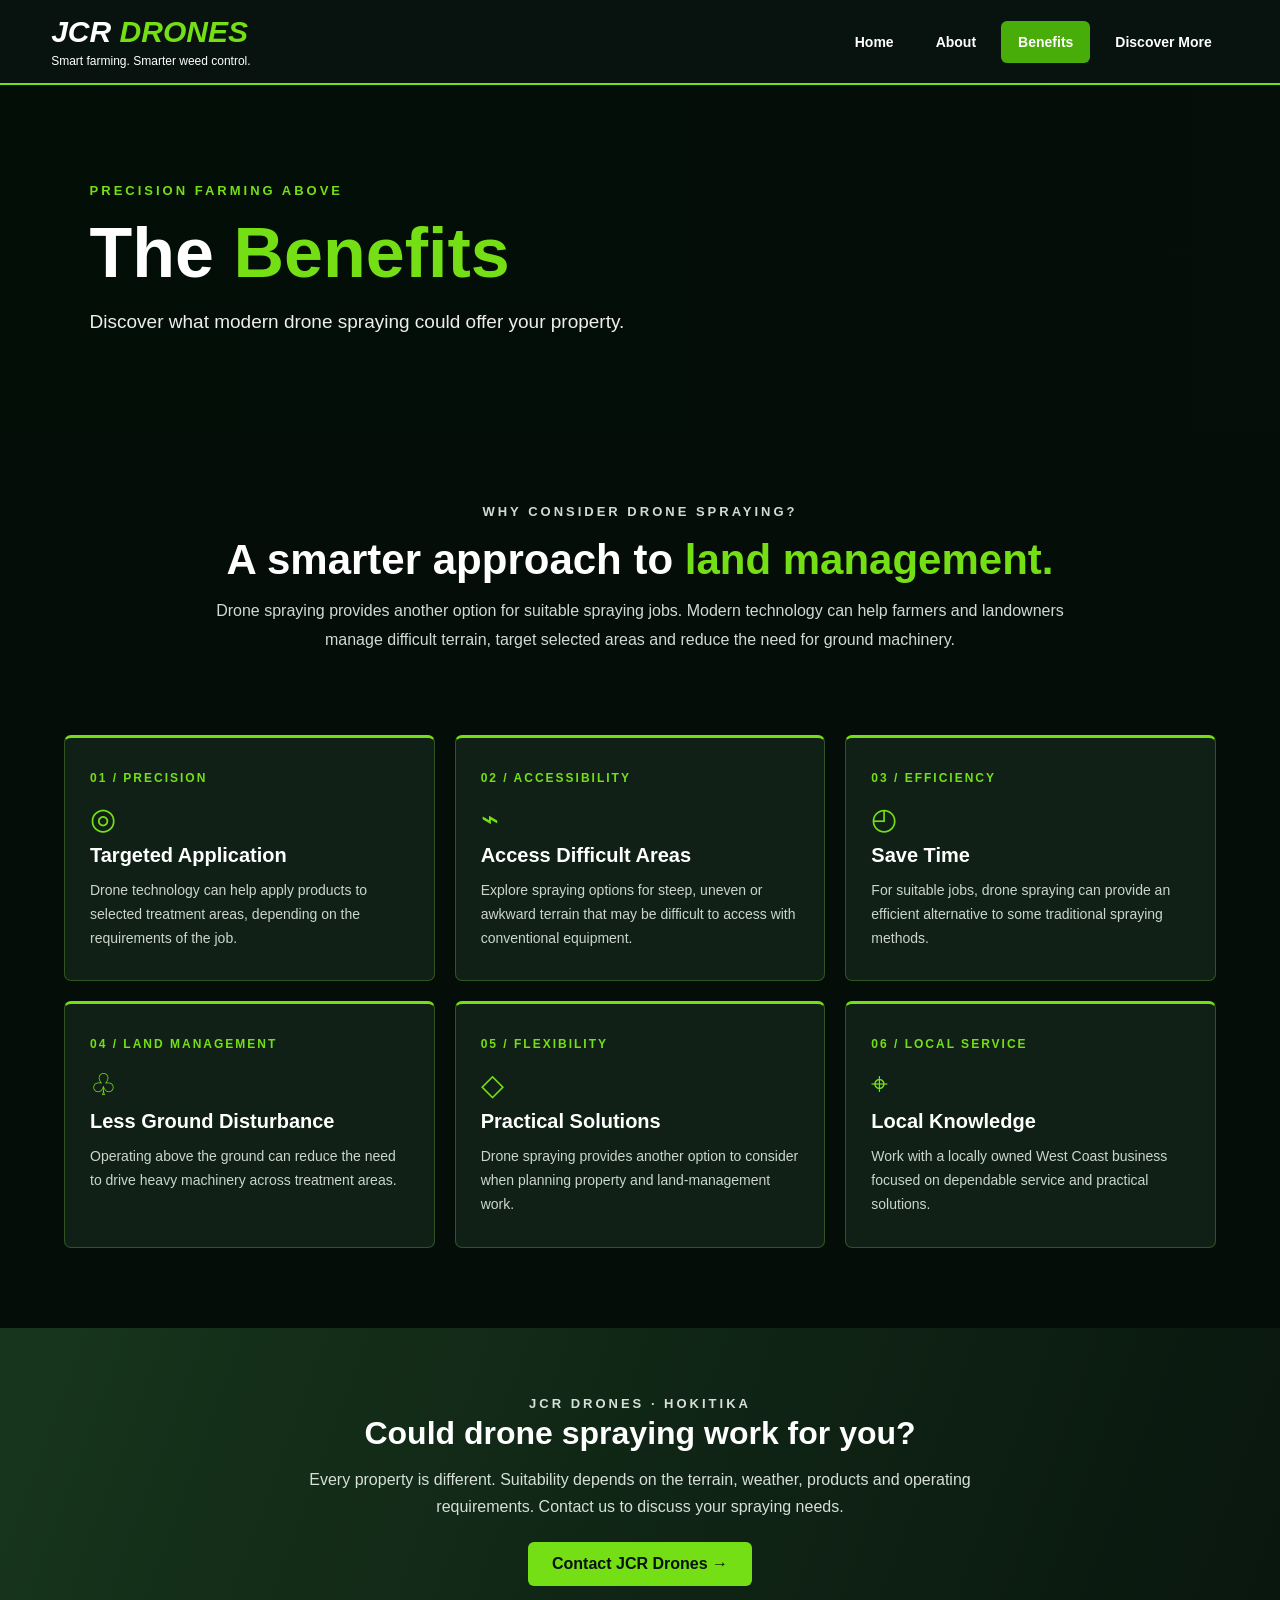
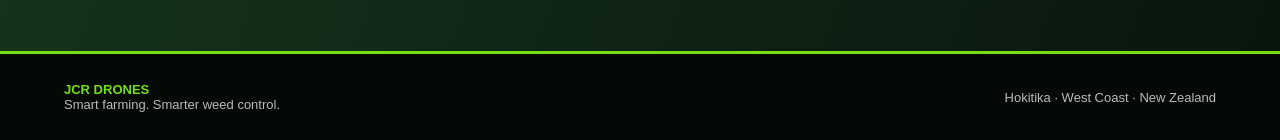
<file: Prototype/Benifits.html>
<!DOCTYPE html>
<html lang="en">
<head>
<meta charset="UTF-8">
<meta name="viewport" content="width=device-width, initial-scale=1.0">
<title>Benefits | JCR Drones</title>
<style>
*{box-sizing:border-box;margin:0;padding:0}
:root{--green:#75df16;--dark:#050d09;--panel:#102017}
body{background:var(--dark);color:white;font-family:Arial,sans-serif}
header{padding:15px 4%;background:#08130f;border-bottom:2px solid var(--green);display:flex;justify-content:space-between;align-items:center;gap:20px;flex-wrap:wrap}
.logo{font-size:30px;font-weight:900;font-style:italic}
.logo span{color:var(--green)}
.logo small{display:block;font-size:12px;font-weight:normal;font-style:normal;margin-top:5px}
nav{display:flex;align-items:center;gap:8px;flex-wrap:wrap}
nav a{padding:13px 17px;color:white;text-decoration:none;font-weight:bold;border-radius:6px;font-size:14px}
nav a:hover,nav a.active{background:#48ad08}
.hero{min-height:350px;padding:75px 7%;display:flex;align-items:center;background:linear-gradient(90deg,rgba(3,14,7,.94),rgba(3,14,7,.3)),url('https://images.unsplash.com/photo-1500382017468-9049fed747ef?auto=format&fit=crop&w=1800&q=85') center/cover}
.hero-content{max-width:700px}
.kicker{color:var(--green);font-size:13px;font-weight:bold;letter-spacing:3px}
h1{font-size:clamp(42px,6vw,70px);margin:15px 0}
h1 span,h2 span{color:var(--green)}
.hero p:last-child{font-size:19px;color:#eee;line-height:1.5}
.intro{padding:65px 20px;text-align:center;max-width:900px;margin:auto}
.intro h2{font-size:clamp(29px,4vw,42px);margin:13px 0}
.intro p{color:#d1dbd3;line-height:1.8}
.benefits{padding:15px 5% 80px}
.grid{max-width:1200px;margin:auto;display:grid;grid-template-columns:repeat(3,1fr);gap:20px}
.card{min-height:225px;padding:30px 25px;background:#102017;border:1px solid #315522;border-top:3px solid var(--green);border-radius:7px;transition:.2s}
.card:hover{transform:translateY(-4px);background:#152a1b}
.number{font-size:12px;color:var(--green);font-weight:bold;letter-spacing:2px}
.icon{font-size:30px;color:var(--green);margin:15px 0 8px}
.card h3{font-size:20px;margin-bottom:12px}
.card p{font-size:14px;line-height:1.7;color:#cbd5cc}
.banner{padding:65px 20px;text-align:center;background:linear-gradient(110deg,#17351c,#09160e)}
.banner h2{font-size:32px;margin-bottom:14px}
.banner p{max-width:750px;margin:auto;color:#d7e0d8;line-height:1.7}
.button{display:inline-block;padding:13px 24px;background:var(--green);color:#07120b;text-decoration:none;font-weight:bold;border-radius:6px;margin-top:22px}
.button:hover{background:white}
footer{padding:28px 5%;background:#030905;border-top:3px solid var(--green);display:flex;justify-content:space-between;align-items:center;gap:15px;flex-wrap:wrap;color:#bbb;font-size:13px}
footer strong{color:var(--green)}
@media(max-width:750px){
header{justify-content:center}
nav{justify-content:center}
nav a{padding:10px}
.grid{grid-template-columns:1fr}
footer{justify-content:center;text-align:center}
}
</style>
</head>
<body>

<header>
<div class="logo">JCR <span>DRONES</span>
<small>Smart farming. Smarter weed control.</small></div>
<nav>
<a href="index.html">Home</a>
<a href="about.html">About</a>
<a href="benefits.html" class="active">Benefits</a>
<a href="discover.html">Discover More</a>
</nav>
</header>

<section class="hero">
<div class="hero-content">
<p class="kicker">PRECISION FARMING ABOVE</p>
<h1>The <span>Benefits</span></h1>
<p>Discover what modern drone spraying could offer your property.</p>
</div>
</section>

<section class="intro">
<p class="kicker">WHY CONSIDER DRONE SPRAYING?</p>
<h2>A smarter approach to <span>land management.</span></h2>
<p>Drone spraying provides another option for suitable spraying jobs. Modern technology can help farmers and landowners manage difficult terrain, target selected areas and reduce the need for ground machinery.</p>
</section>

<section class="benefits">
<div class="grid">

<div class="card">
<span class="number">01 / PRECISION</span>
<div class="icon">◎</div>
<h3>Targeted Application</h3>
<p>Drone technology can help apply products to selected treatment areas, depending on the requirements of the job.</p>
</div>

<div class="card">
<span class="number">02 / ACCESSIBILITY</span>
<div class="icon">⌁</div>
<h3>Access Difficult Areas</h3>
<p>Explore spraying options for steep, uneven or awkward terrain that may be difficult to access with conventional equipment.</p>
</div>

<div class="card">
<span class="number">03 / EFFICIENCY</span>
<div class="icon">◴</div>
<h3>Save Time</h3>
<p>For suitable jobs, drone spraying can provide an efficient alternative to some traditional spraying methods.</p>
</div>

<div class="card">
<span class="number">04 / LAND MANAGEMENT</span>
<div class="icon">♧</div>
<h3>Less Ground Disturbance</h3>
<p>Operating above the ground can reduce the need to drive heavy machinery across treatment areas.</p>
</div>

<div class="card">
<span class="number">05 / FLEXIBILITY</span>
<div class="icon">◇</div>
<h3>Practical Solutions</h3>
<p>Drone spraying provides another option to consider when planning property and land-management work.</p>
</div>

<div class="card">
<span class="number">06 / LOCAL SERVICE</span>
<div class="icon">⌖</div>
<h3>Local Knowledge</h3>
<p>Work with a locally owned West Coast business focused on dependable service and practical solutions.</p>
</div>

</div>
</section>

<section class="banner">
<p class="kicker">JCR DRONES · HOKITIKA</p>
<h2>Could drone spraying work for you?</h2>
<p>Every property is different. Suitability depends on the terrain, weather, products and operating requirements. Contact us to discuss your spraying needs.</p>
<a href="about.html#contact" class="button">Contact JCR Drones →</a>
</section>

<footer>
<div><strong>JCR DRONES</strong><br>Smart farming. Smarter weed control.</div>
<div>Hokitika · West Coast · New Zealand</div>
</footer>

</body>
</html>
</file>
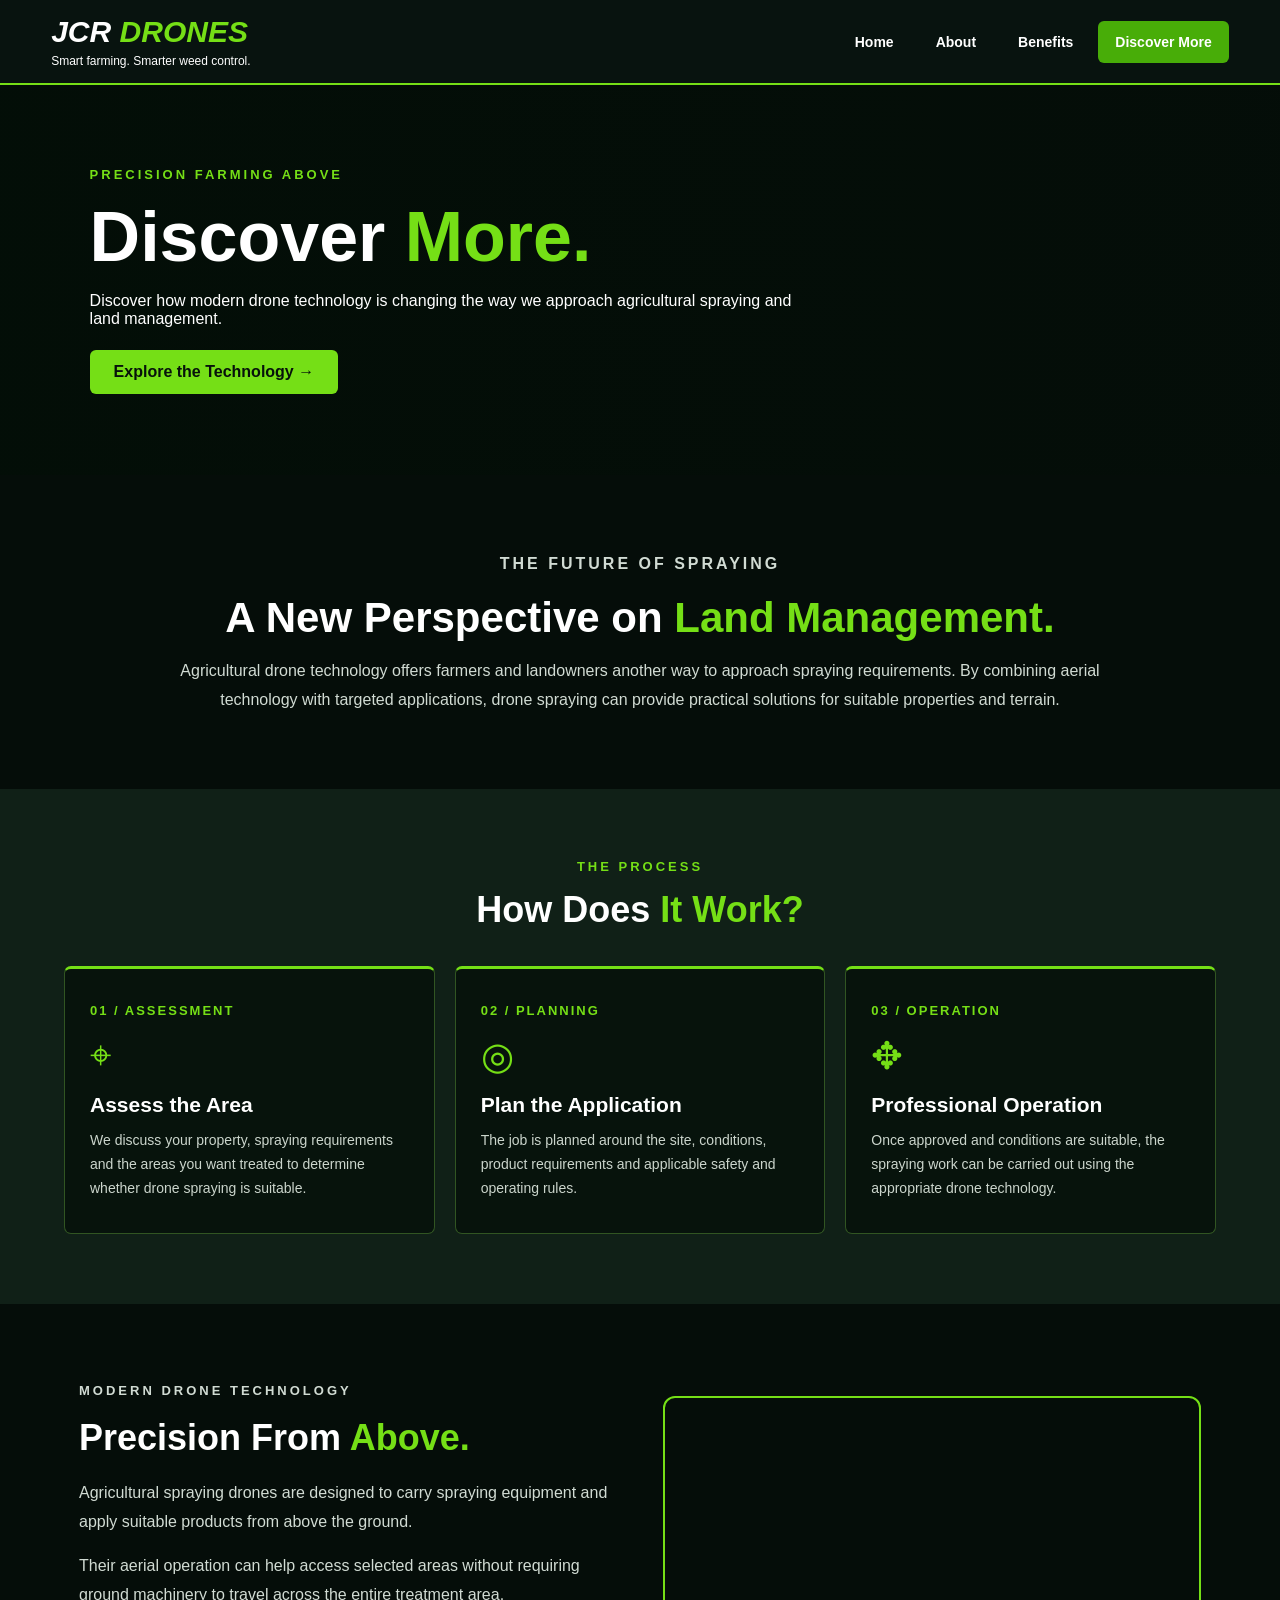
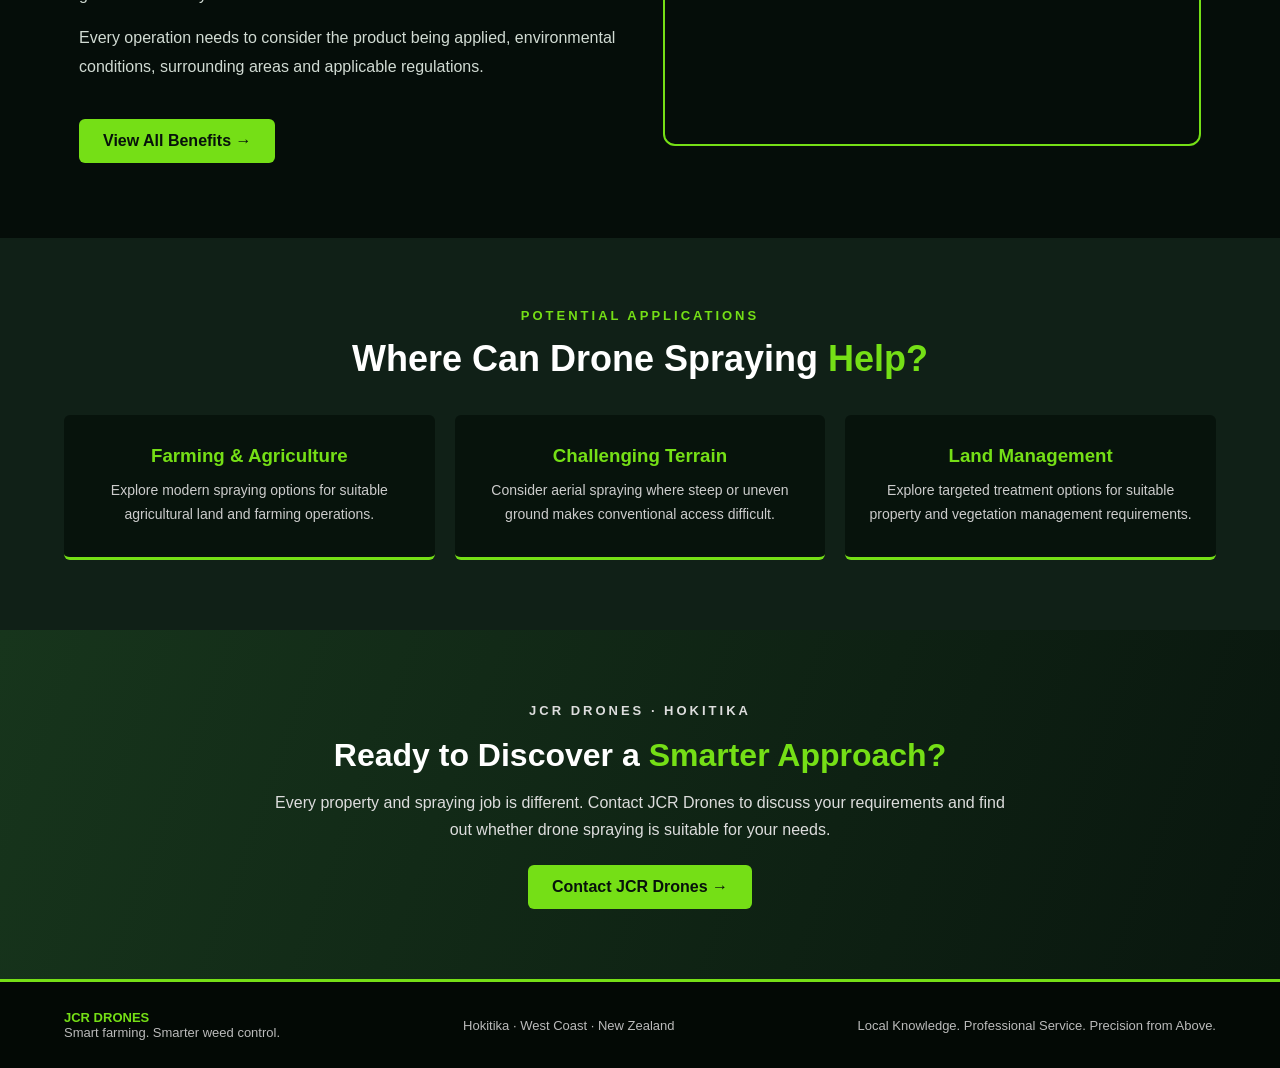
<file: Prototype/discover.html>
<!DOCTYPE html>
<html lang="en">
<head>
<meta charset="UTF-8">
<meta name="viewport" content="width=device-width, initial-scale=1.0">
<title>Discover More | JCR Drones</title>

<style>
* {
  margin: 0;
  padding: 0;
  box-sizing: border-box;
}

:root {
  --green: #75df16;
  --dark: #050d09;
  --panel: #102017;
}

body {
  background: var(--dark);
  color: white;
  font-family: Arial, sans-serif;
}

/* HEADER */

header {
  padding: 15px 4%;
  background: #08130f;
  border-bottom: 2px solid var(--green);
  display: flex;
  justify-content: space-between;
  align-items: center;
  gap: 20px;
  flex-wrap: wrap;
}

.logo {
  font-size: 30px;
  font-weight: 900;
  font-style: italic;
}

.logo span {
  color: var(--green);
}

.logo small {
  display: block;
  font-size: 12px;
  font-weight: normal;
  font-style: normal;
  margin-top: 5px;
}

nav {
  display: flex;
  align-items: center;
  gap: 8px;
  flex-wrap: wrap;
}

nav a {
  padding: 13px 17px;
  color: white;
  text-decoration: none;
  font-weight: bold;
  border-radius: 6px;
  font-size: 14px;
}

nav a:hover,
nav a.active {
  background: #48ad08;
}

/* HERO */

.hero {
  min-height: 390px;
  padding: 75px 7%;
  display: flex;
  align-items: center;
  background:
    linear-gradient(
      90deg,
      rgba(3,14,7,.94),
      rgba(3,14,7,.35)
    ),
    url("https://images.unsplash.com/photo-1473968512647-3e447244af8f?auto=format&fit=crop&w=1800&q=85")
    center/cover;
}

.hero-content {
  max-width: 720px;
}

.kicker {
  color: var(--green);
  font-size: 13px;
  font-weight: bold;
  letter-spacing: 3px;
}

.hero h1 {
  font-size: clamp(42px, 6vw, 70px);
  margin: 15px 0;
}

.hero h1 span,
h2 span {
  color: var(--green);
}

.hero p:last-child {
  font-size: 19px;
  color: #eee;
  line-height: 1.6;
}

.button {
  display: inline-block;
  padding: 13px 24px;
  background: var(--green);
  color: #07120b;
  text-decoration: none;
  font-weight: bold;
  border-radius: 6px;
  margin-top: 22px;
}

.button:hover {
  background: white;
}

/* INTRODUCTION */

.intro {
  max-width: 1050px;
  margin: auto;
  padding: 75px 25px;
  text-align: center;
}

.intro h2 {
  font-size: clamp(29px, 4vw, 42px);
  margin: 15px 0;
}

.intro p {
  color: #d1dbd3;
  line-height: 1.8;
  font-size: 16px;
}

/* HOW IT WORKS */

.process {
  padding: 70px 5%;
  background: #102017;
  text-align: center;
}

.process h2 {
  font-size: 36px;
  margin: 15px 0 35px;
}

.grid {
  max-width: 1200px;
  margin: auto;
  display: grid;
  grid-template-columns: repeat(3, 1fr);
  gap: 20px;
}

.card {
  padding: 32px 25px;
  background: #07130c;
  border: 1px solid #315522;
  border-top: 3px solid var(--green);
  border-radius: 7px;
  text-align: left;
}

.number {
  color: var(--green);
  font-size: 13px;
  font-weight: bold;
  letter-spacing: 2px;
}

.icon {
  color: var(--green);
  font-size: 38px;
  margin: 15px 0;
}

.card h3 {
  font-size: 21px;
  margin-bottom: 12px;
}

.card p {
  color: #cbd5cc;
  font-size: 14px;
  line-height: 1.7;
}

/* TECHNOLOGY SECTION */

.technology {
  padding: 75px 5%;
  display: grid;
  grid-template-columns: 1fr 1fr;
  gap: 45px;
  align-items: center;
  max-width: 1250px;
  margin: auto;
}

.technology h2 {
  font-size: 36px;
  margin: 15px 0 20px;
}

.technology p {
  color: #d1dbd3;
  line-height: 1.8;
  margin-bottom: 15px;
}

.photo {
  min-height: 350px;
  border: 2px solid var(--green);
  border-radius: 12px;
  background:
    url("https://images.unsplash.com/photo-1500382017468-9049fed747ef?auto=format&fit=crop&w=1100&q=85")
    center/cover;
}

/* APPLICATIONS */

.applications {
  background: #102017;
  padding: 70px 5%;
  text-align: center;
}

.applications h2 {
  font-size: 36px;
  margin: 15px 0 35px;
}

.application {
  padding: 30px 22px;
  background: #07130c;
  border-bottom: 3px solid var(--green);
  border-radius: 6px;
}

.application h3 {
  color: var(--green);
  margin-bottom: 12px;
}

.application p {
  color: #ccc;
  line-height: 1.7;
  font-size: 14px;
}

/* CONTACT */

.contact {
  padding: 70px 20px;
  text-align: center;
  background: linear-gradient(110deg, #17351c, #09160e);
}

.contact h2 {
  font-size: 32px;
  margin: 15px 0;
}

.contact p {
  color: #ddd;
  line-height: 1.7;
  max-width: 750px;
  margin: auto;
}

/* FOOTER */

footer {
  padding: 28px 5%;
  background: #030905;
  border-top: 3px solid var(--green);
  display: flex;
  justify-content: space-between;
  align-items: center;
  gap: 15px;
  flex-wrap: wrap;
  color: #bbb;
  font-size: 13px;
}

footer strong {
  color: var(--green);
}

/* MOBILE */

@media(max-width: 750px) {
  header {
    justify-content: center;
  }

  nav {
    justify-content: center;
  }

  nav a {
    padding: 10px;
  }

  .grid {
    grid-template-columns: 1fr;
  }

  .technology {
    grid-template-columns: 1fr;
  }

  .photo {
    min-height: 250px;
  }

  footer {
    justify-content: center;
    text-align: center;
  }
}
</style>
</head>

<body>

<!-- HEADER -->

<header>
  <div class="logo">
    JCR <span>DRONES</span>
    <small>Smart farming. Smarter weed control.</small>
  </div>

  <nav>
    <a href="index.html">Home</a>
    <a href="about.html">About</a>
    <a href="benefits.html">Benefits</a>
    <a href="discover.html" class="active">Discover More</a>
  </nav>
</header>

<!-- HERO -->

<section class="hero">
  <div class="hero-content">
    <p class="kicker">PRECISION FARMING ABOVE</p>

    <h1>
      Discover <span>More.</span>
    </h1>

    <p>
      Discover how modern drone technology
      is changing the way we approach
      agricultural spraying and land management.
    </p>

    <a href="#technology" class="button">
      Explore the Technology →
    </a>
  </div>
</section>

<!-- INTRODUCTION -->

<section class="intro">
  <p class="kicker">THE FUTURE OF SPRAYING</p>

  <h2>
    A New Perspective on
    <span>Land Management.</span>
  </h2>

  <p>
    Agricultural drone technology offers farmers
    and landowners another way to approach
    spraying requirements. By combining aerial
    technology with targeted applications, drone
    spraying can provide practical solutions for
    suitable properties and terrain.
  </p>
</section>

<!-- HOW IT WORKS -->

<section class="process">
  <p class="kicker">THE PROCESS</p>

  <h2>
    How Does <span>It Work?</span>
  </h2>

  <div class="grid">

    <div class="card">
      <span class="number">01 / ASSESSMENT</span>
      <div class="icon">⌖</div>
      <h3>Assess the Area</h3>
      <p>
        We discuss your property, spraying
        requirements and the areas you want
        treated to determine whether drone
        spraying is suitable.
      </p>
    </div>

    <div class="card">
      <span class="number">02 / PLANNING</span>
      <div class="icon">◎</div>
      <h3>Plan the Application</h3>
      <p>
        The job is planned around the site,
        conditions, product requirements and
        applicable safety and operating rules.
      </p>
    </div>

    <div class="card">
      <span class="number">03 / OPERATION</span>
      <div class="icon">✥</div>
      <h3>Professional Operation</h3>
      <p>
        Once approved and conditions are suitable,
        the spraying work can be carried out
        using the appropriate drone technology.
      </p>
    </div>

  </div>
</section>

<!-- TECHNOLOGY -->

<section class="technology" id="technology">

  <div>
    <p class="kicker">MODERN DRONE TECHNOLOGY</p>

    <h2>
      Precision From <span>Above.</span>
    </h2>

    <p>
      Agricultural spraying drones are designed
      to carry spraying equipment and apply
      suitable products from above the ground.
    </p>

    <p>
      Their aerial operation can help access
      selected areas without requiring ground
      machinery to travel across the entire
      treatment area.
    </p>

    <p>
      Every operation needs to consider the
      product being applied, environmental
      conditions, surrounding areas and
      applicable regulations.
    </p>

    <a href="benefits.html" class="button">
      View All Benefits →
    </a>
  </div>

  <div class="photo"></div>

</section>

<!-- APPLICATIONS -->

<section class="applications">

  <p class="kicker">POTENTIAL APPLICATIONS</p>

  <h2>
    Where Can Drone Spraying <span>Help?</span>
  </h2>

  <div class="grid">

    <div class="application">
      <h3>Farming & Agriculture</h3>
      <p>
        Explore modern spraying options
        for suitable agricultural land
        and farming operations.
      </p>
    </div>

    <div class="application">
      <h3>Challenging Terrain</h3>
      <p>
        Consider aerial spraying where
        steep or uneven ground makes
        conventional access difficult.
      </p>
    </div>

    <div class="application">
      <h3>Land Management</h3>
      <p>
        Explore targeted treatment options
        for suitable property and
        vegetation management requirements.
      </p>
    </div>

  </div>

</section>

<!-- CONTACT -->

<section class="contact">

  <p class="kicker">JCR DRONES · HOKITIKA</p>

  <h2>
    Ready to Discover a
    <span>Smarter Approach?</span>
  </h2>

  <p>
    Every property and spraying job is different.
    Contact JCR Drones to discuss your requirements
    and find out whether drone spraying is suitable
    for your needs.
  </p>

  <a href="mailto:info@jcrdrones.co.nz" class="button">
    Contact JCR Drones →
  </a>

</section>

<!-- FOOTER -->

<footer>
  <div>
    <strong>JCR DRONES</strong>
    <br>
    Smart farming. Smarter weed control.
  </div>

  <div>
    Hokitika · West Coast · New Zealand
  </div>

  <div>
    Local Knowledge. Professional Service.
    Precision from Above.
  </div>
</footer>

<script src="https://cdnjs.cloudflare.com/ajax/libs/jquery/3.7.1/jquery.min.js"></script>
<script>
// CUSTOM JAVASCRIPT: jQuery enhances the existing in-page technology link.
$(document).ready(function () {
  $('a[href^="#"]').on("click", function (event) {
    const target = $($(this).attr("href"));
    if (target.length) {
      event.preventDefault();
      $("html, body").animate({ scrollTop: target.offset().top }, 500);
    }
  });
});
</script>
</body>
</html>
</file>
